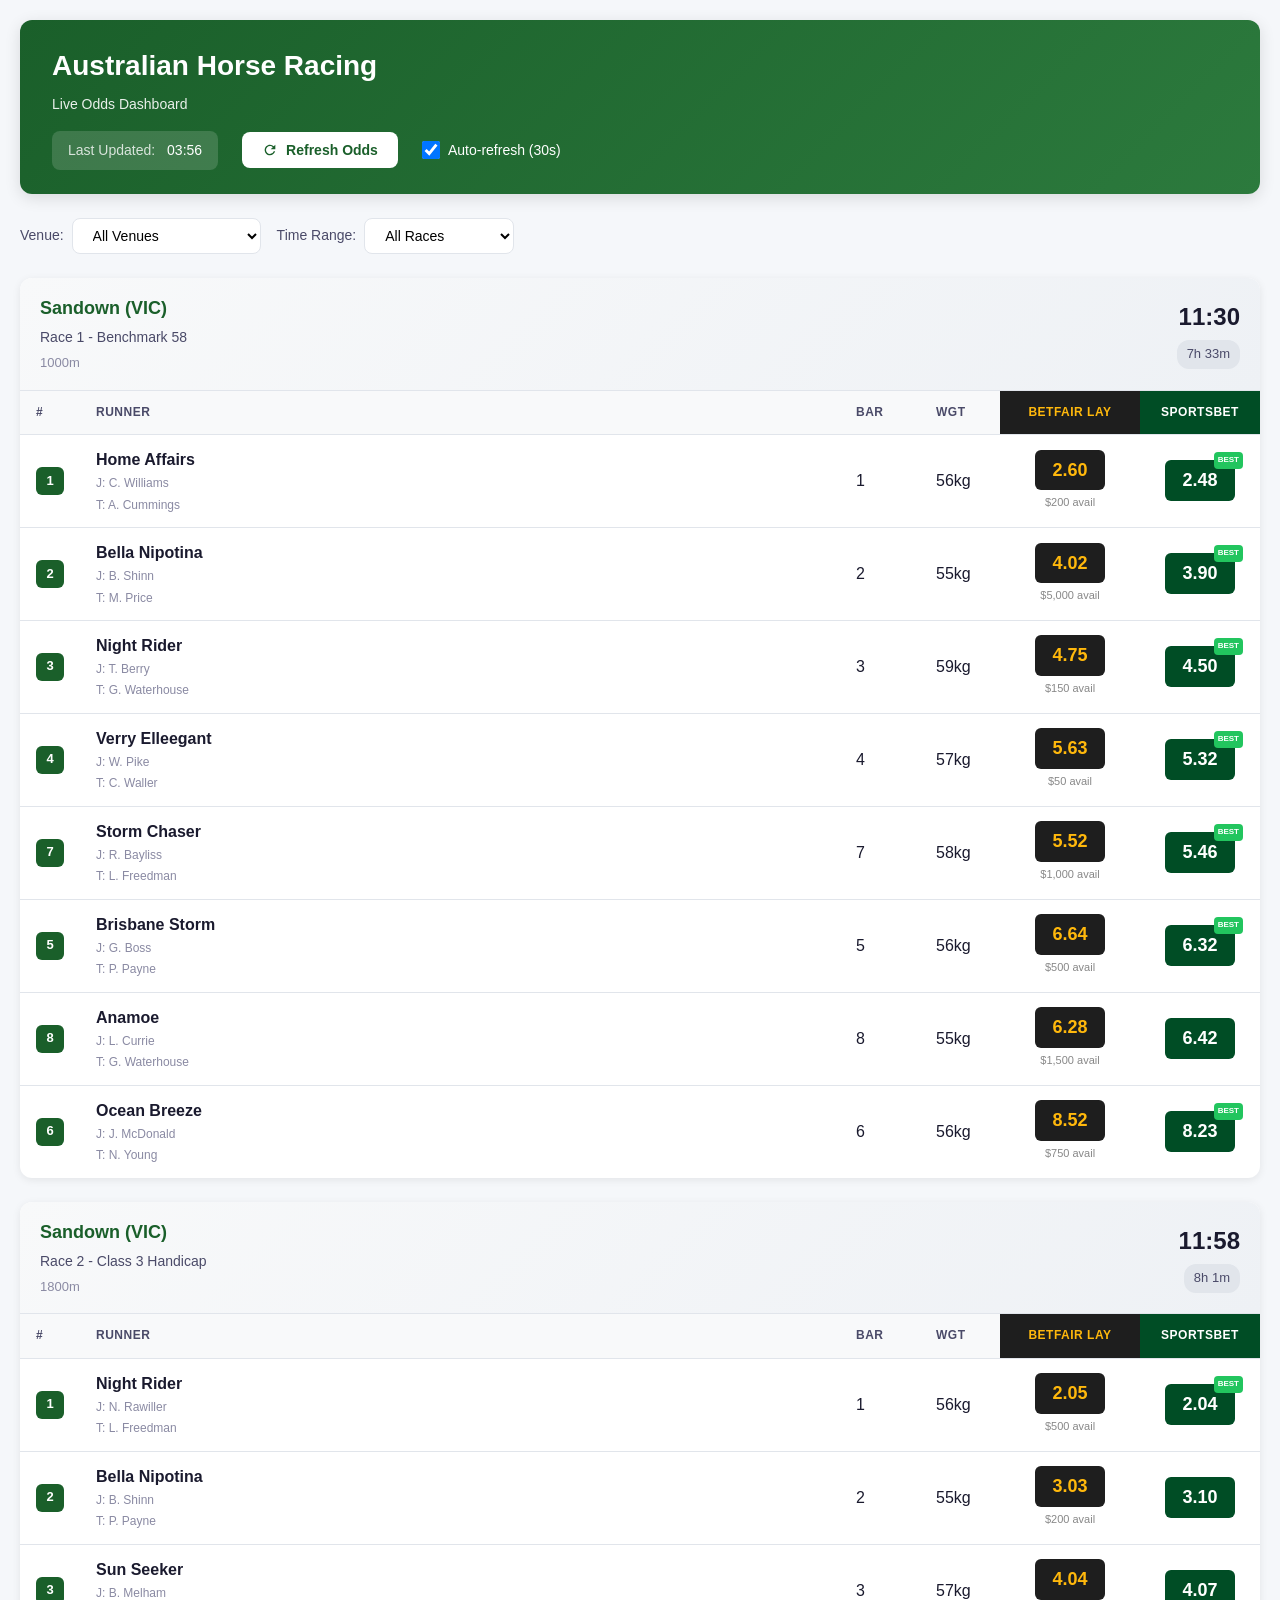
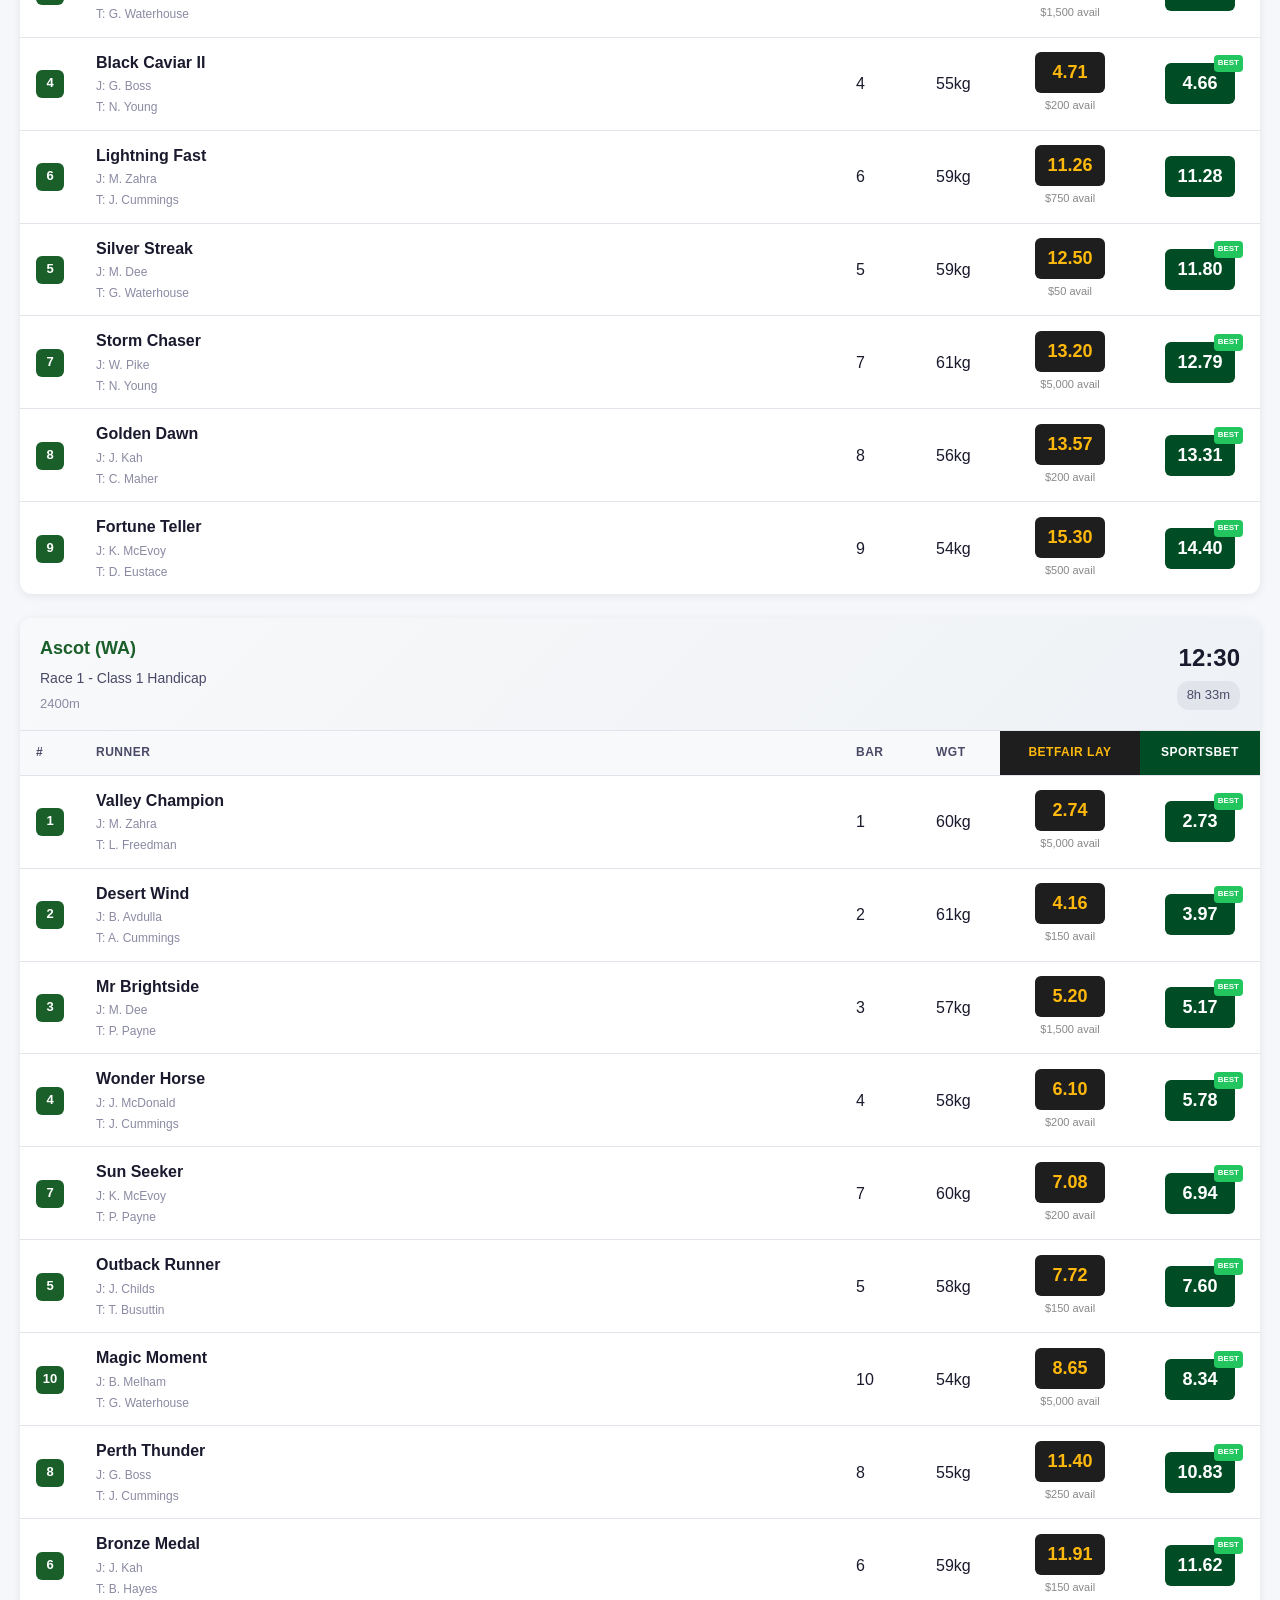
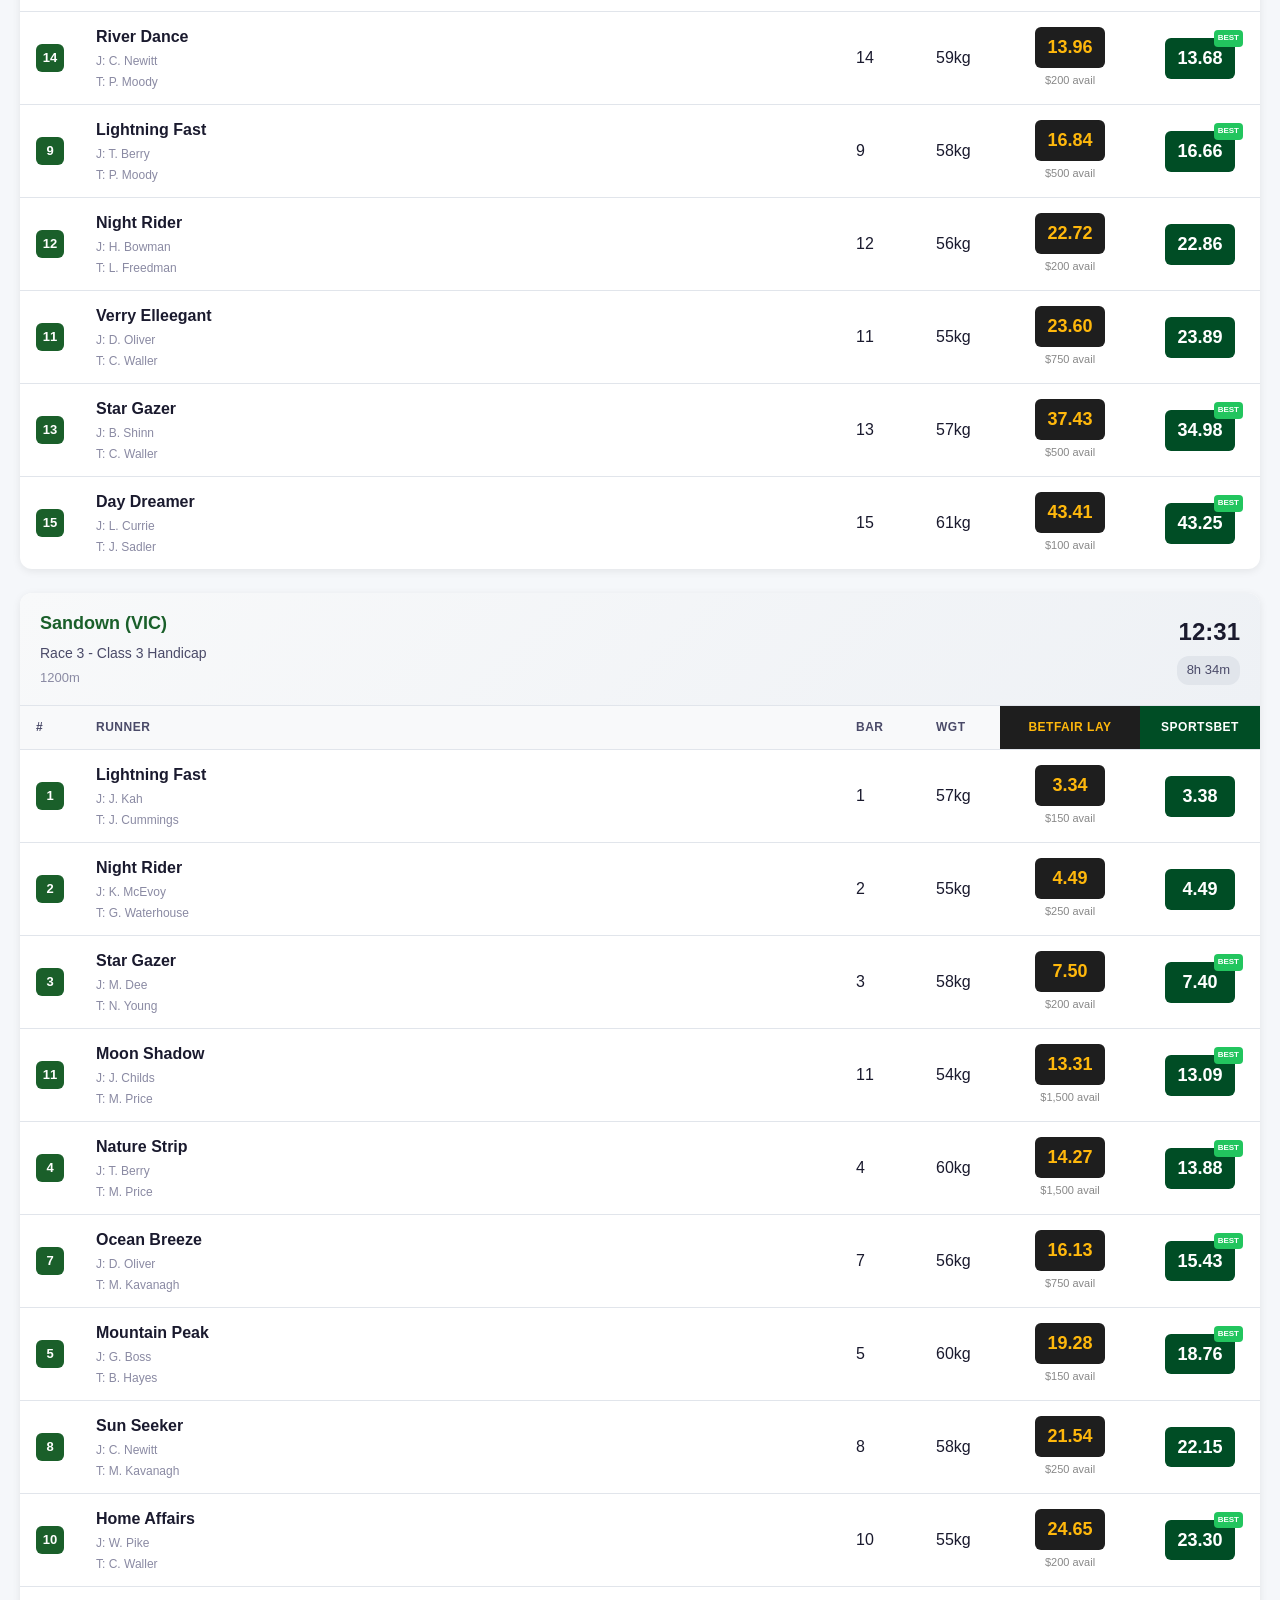
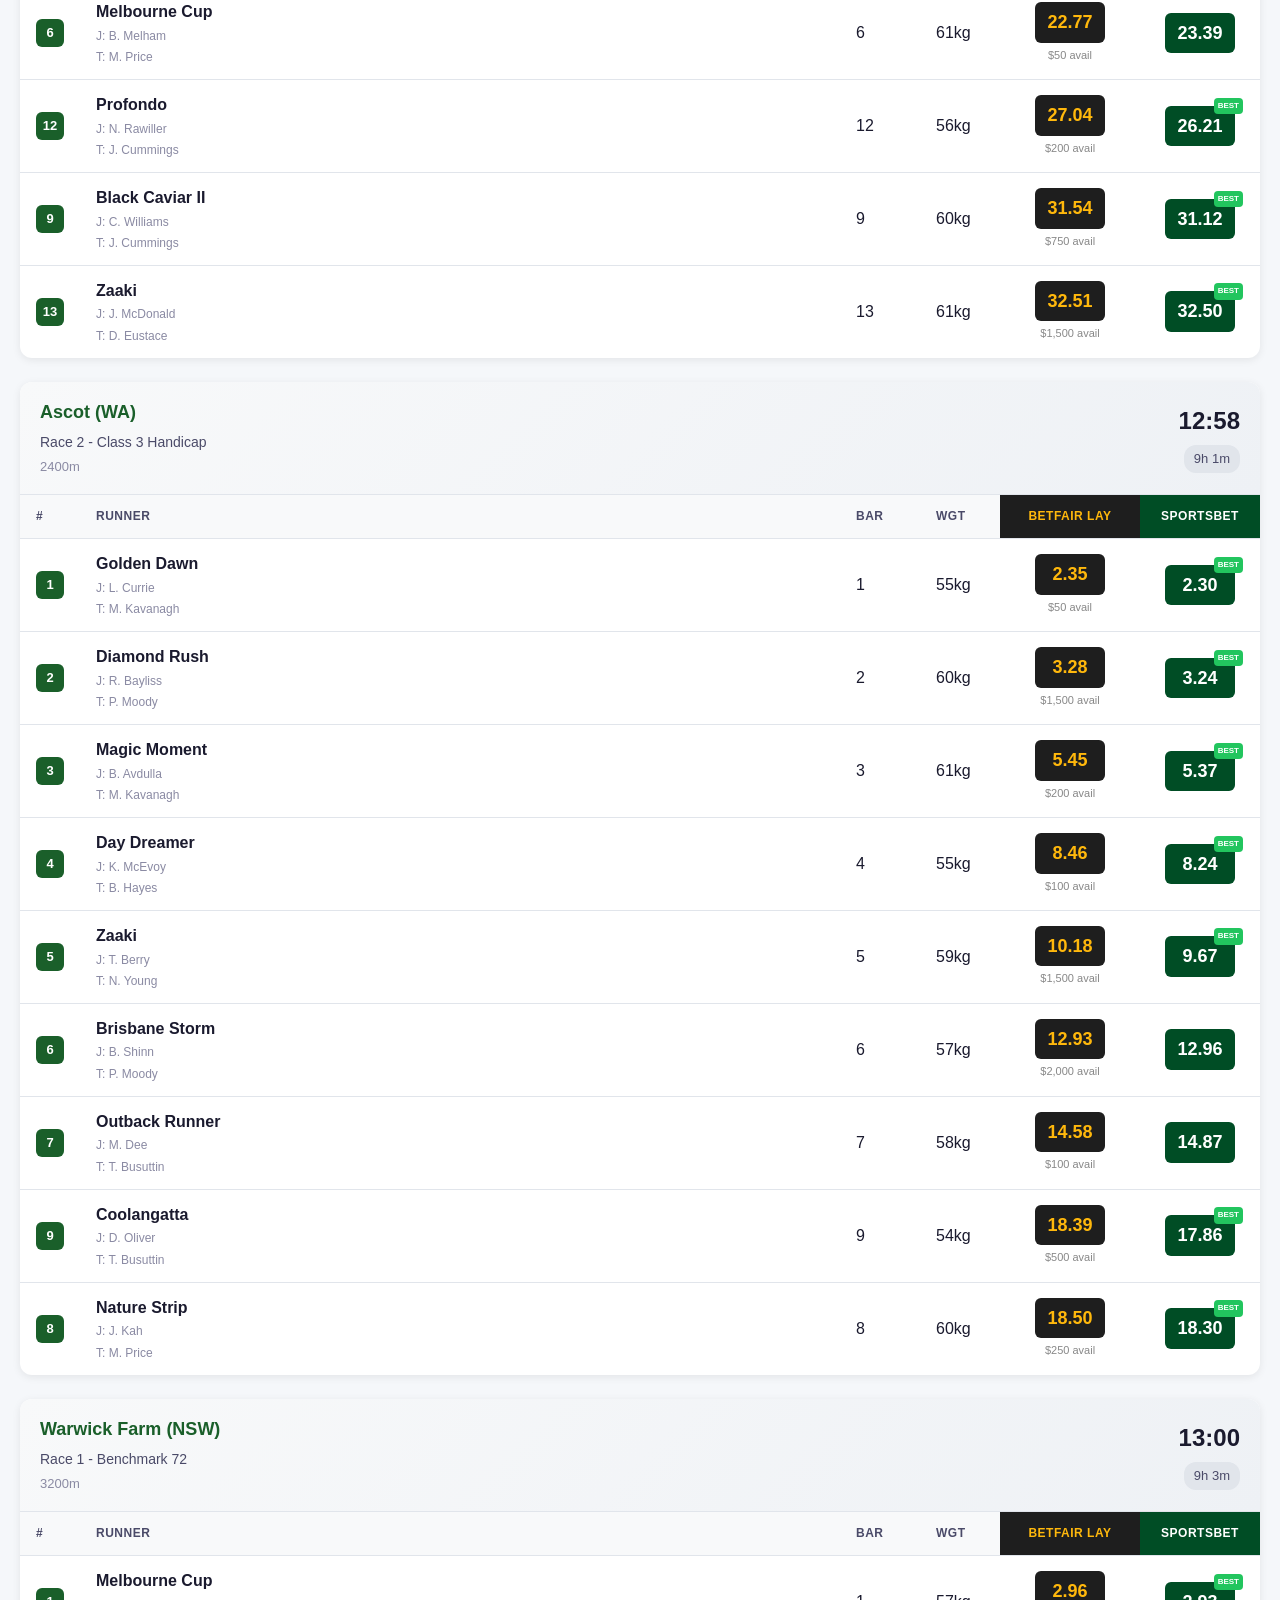
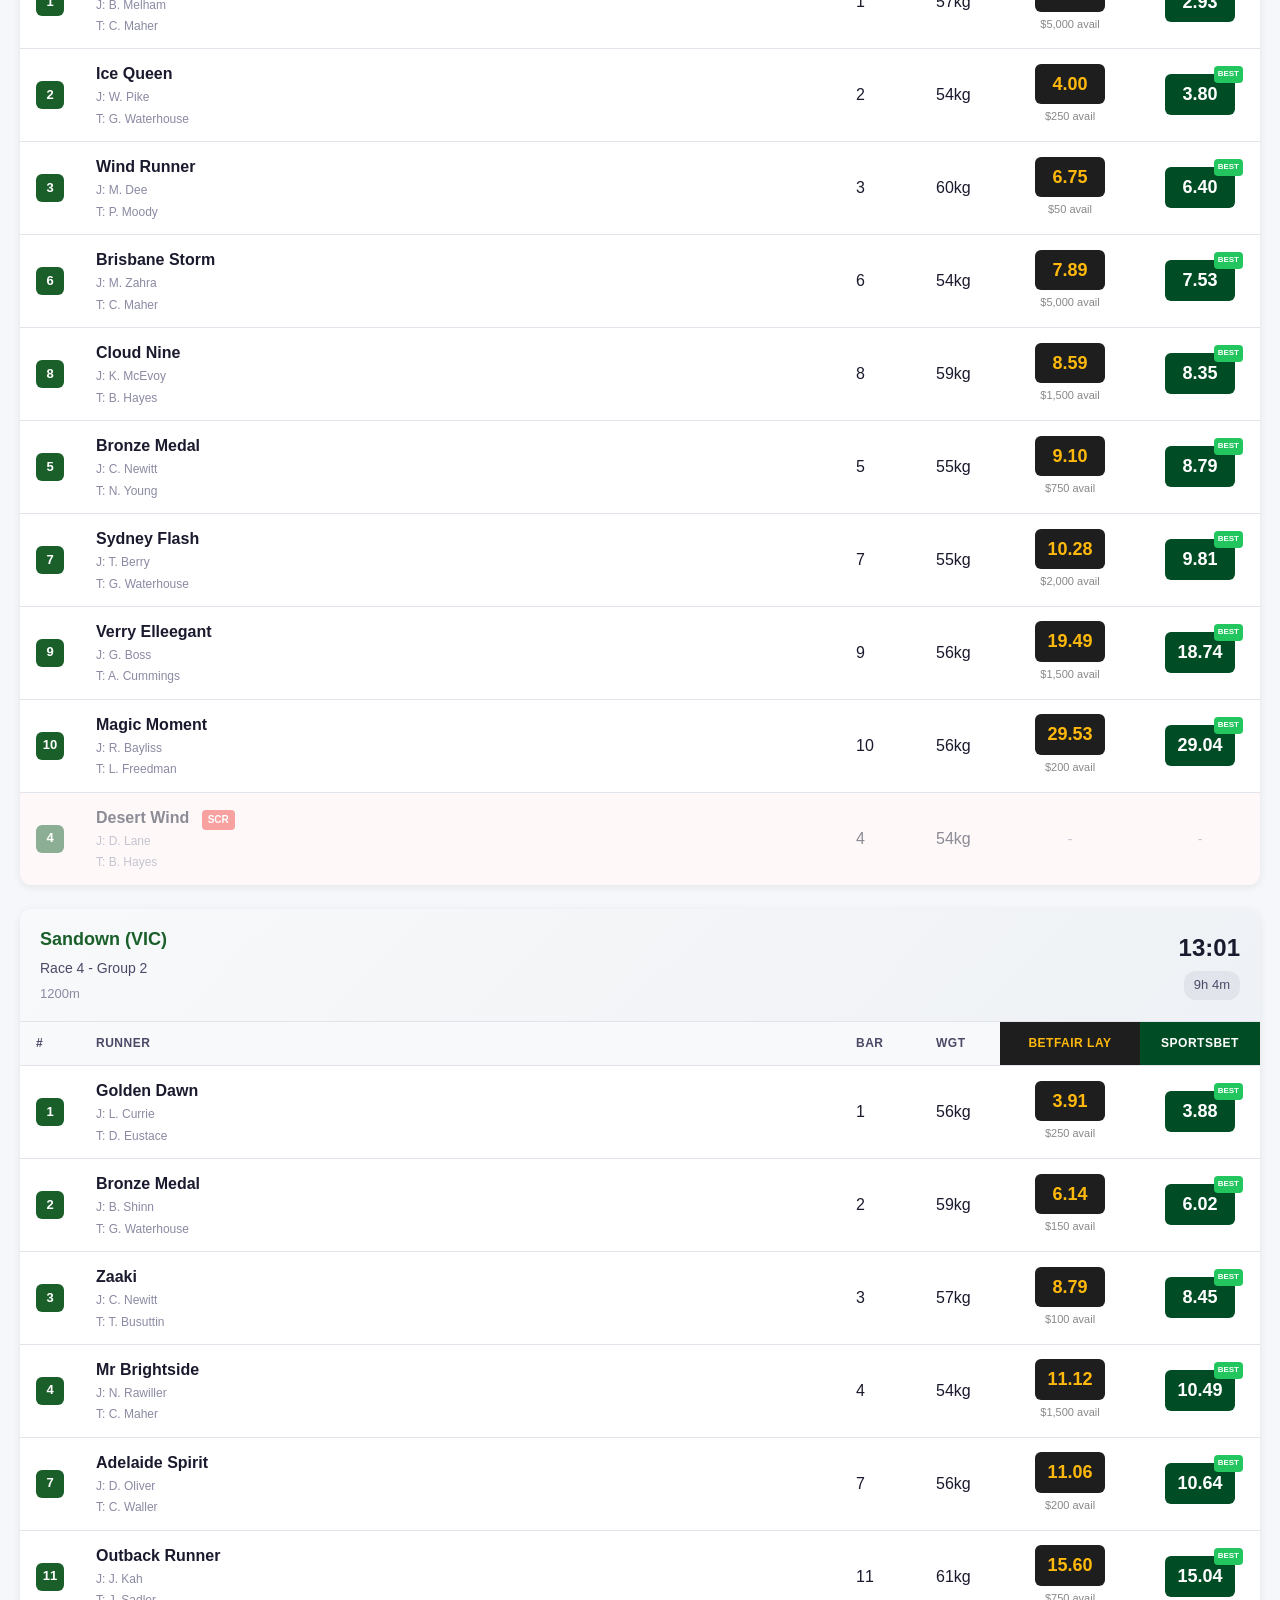
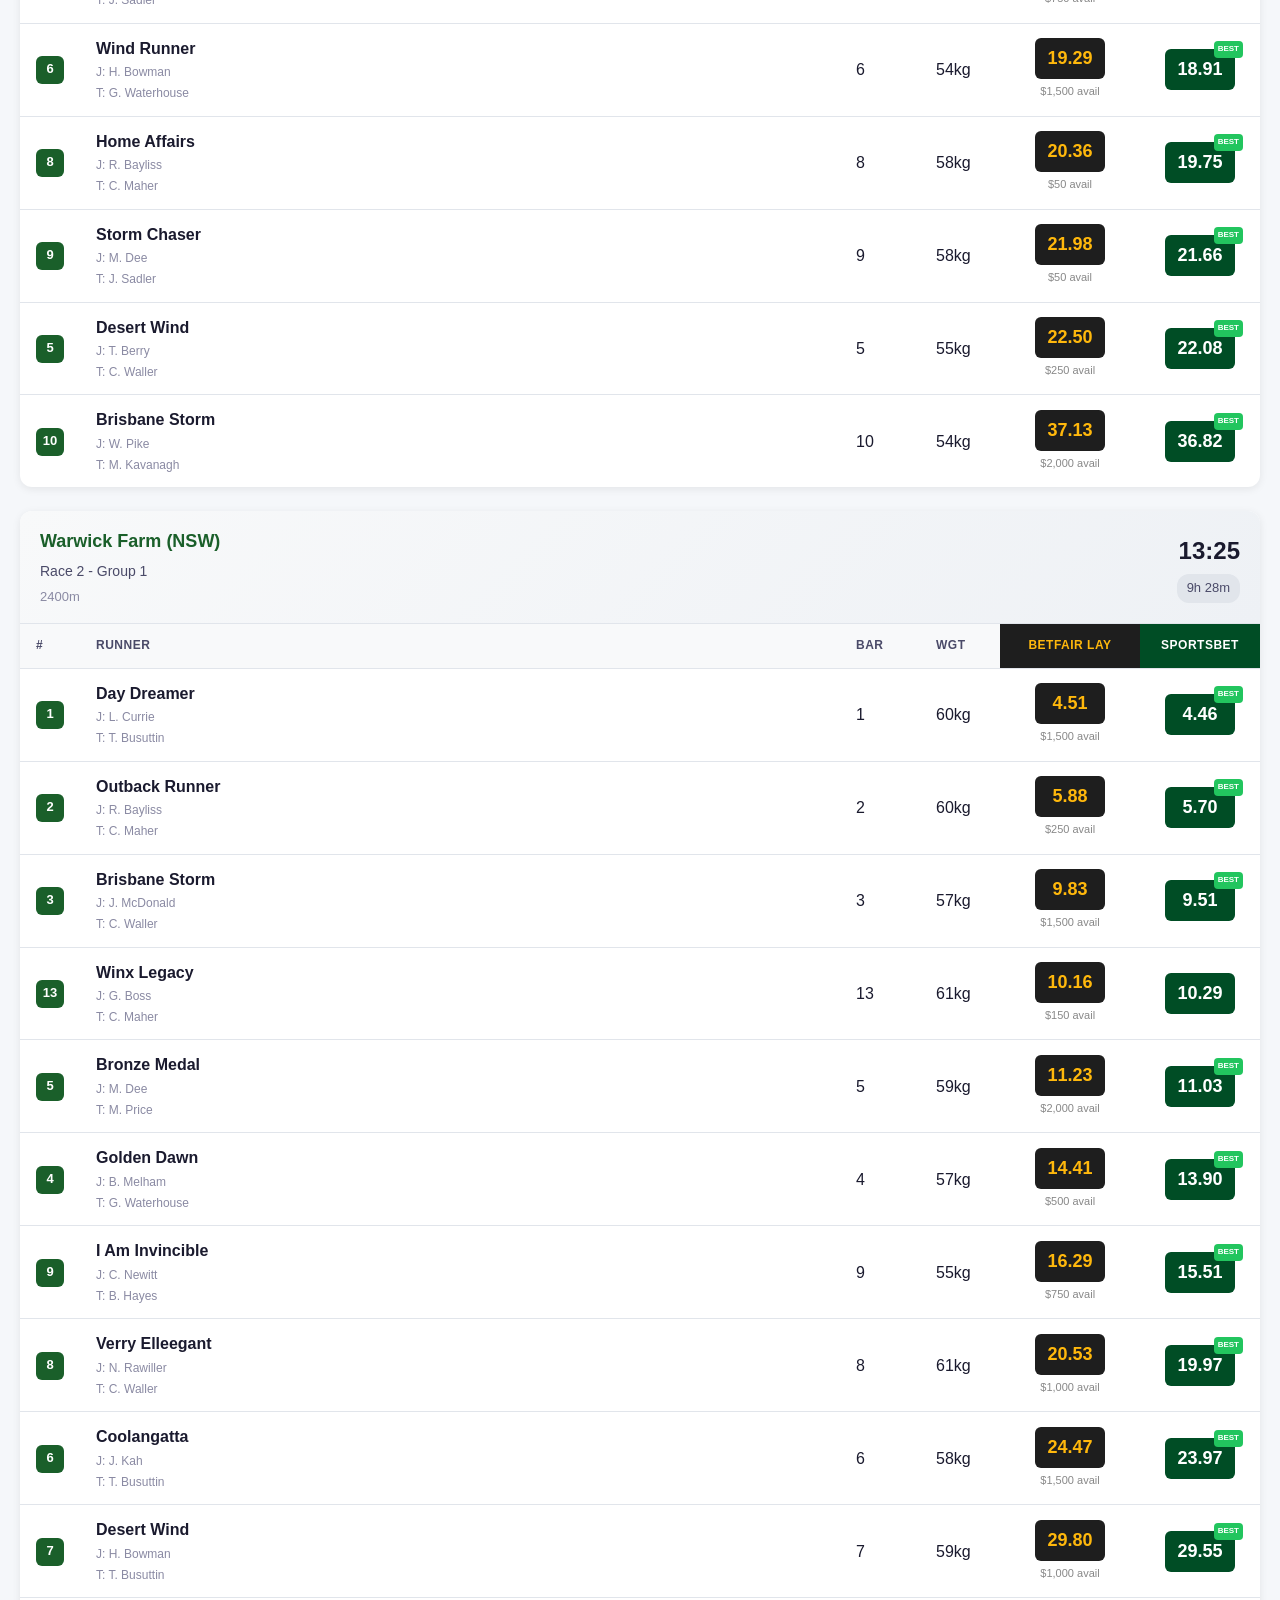
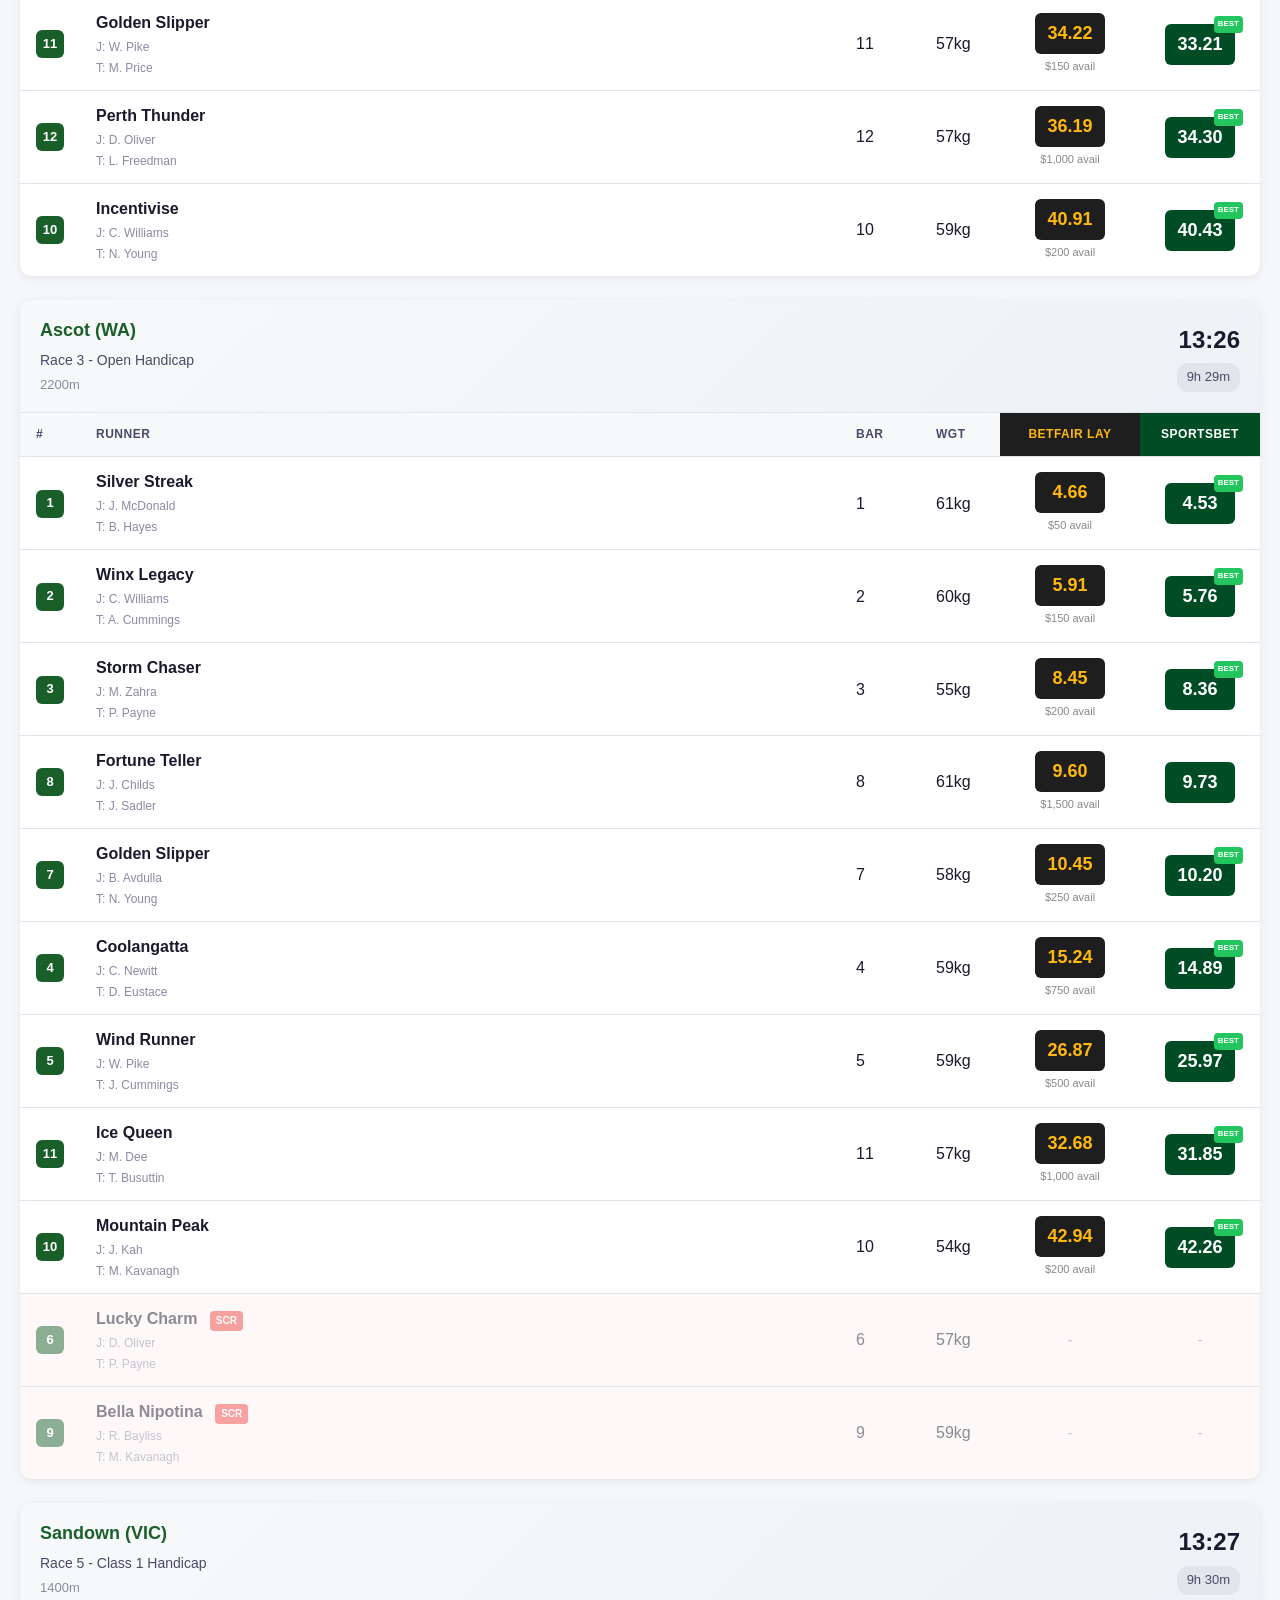
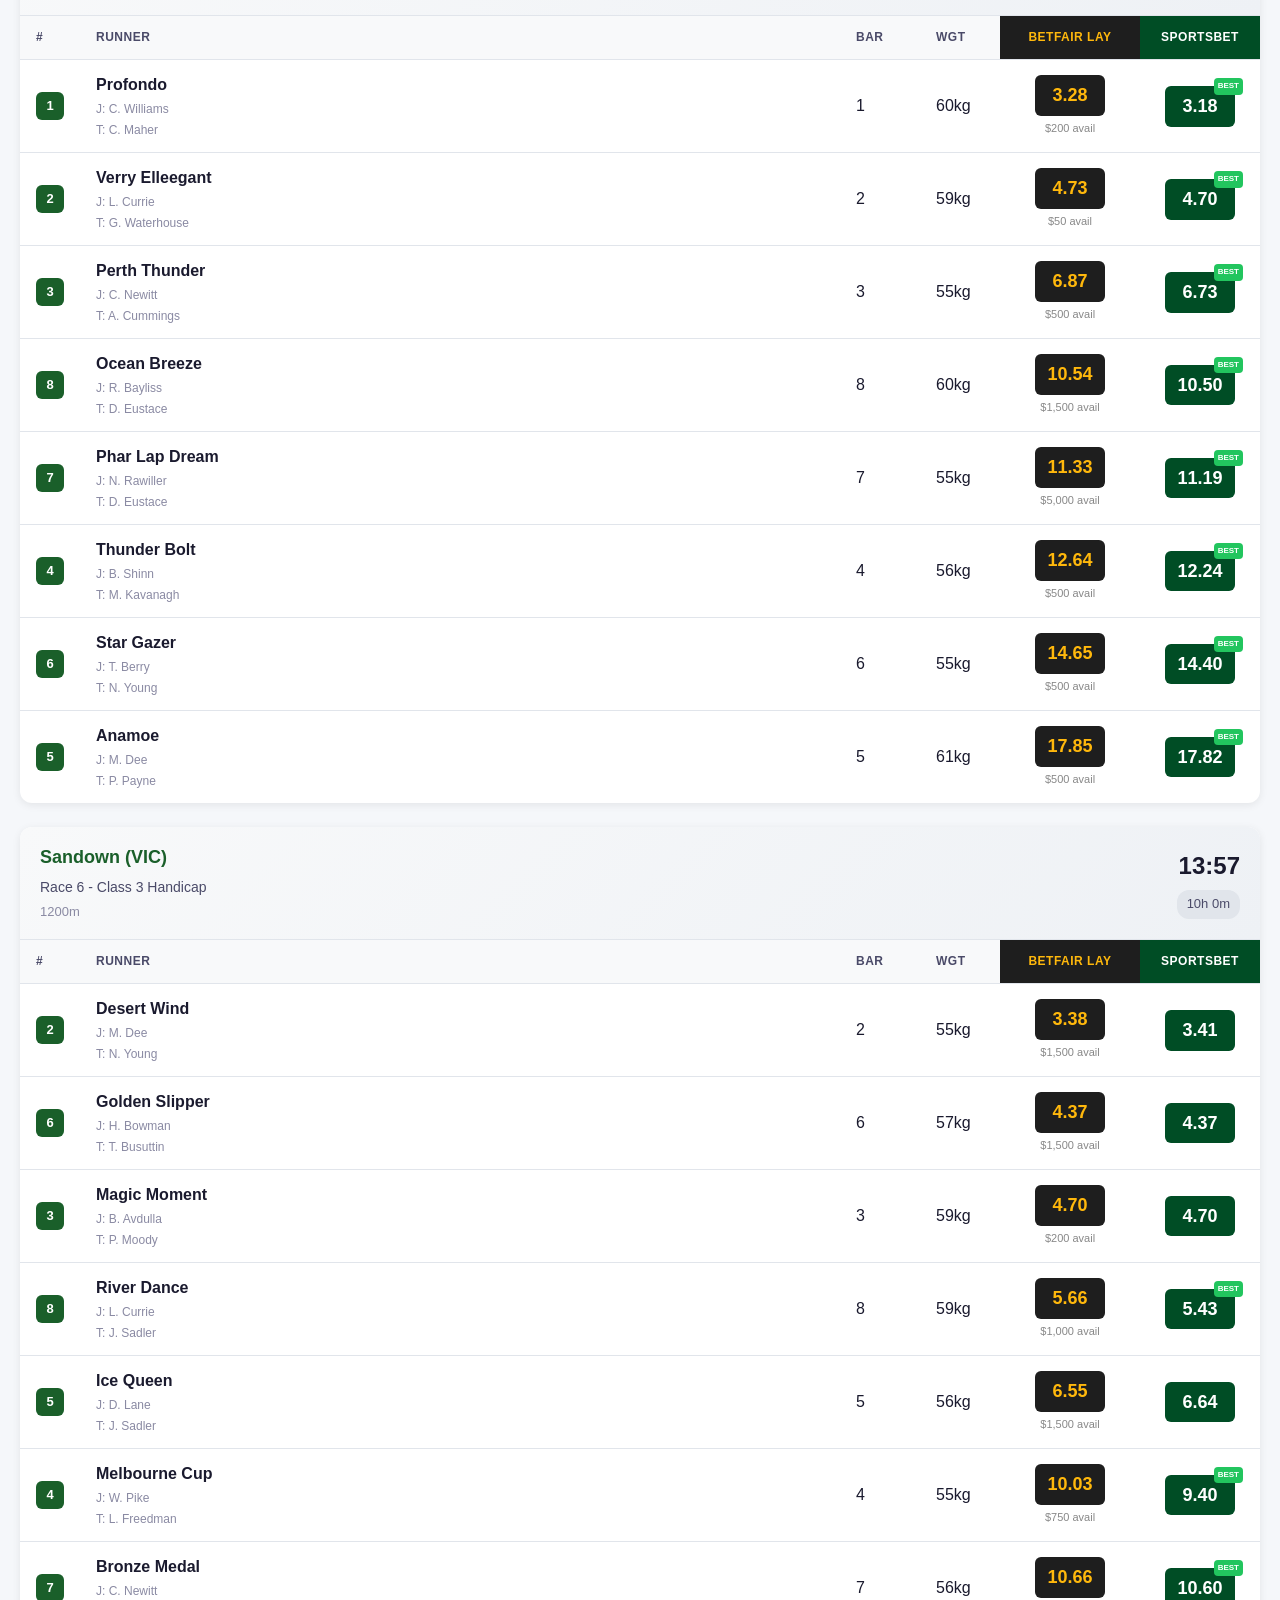
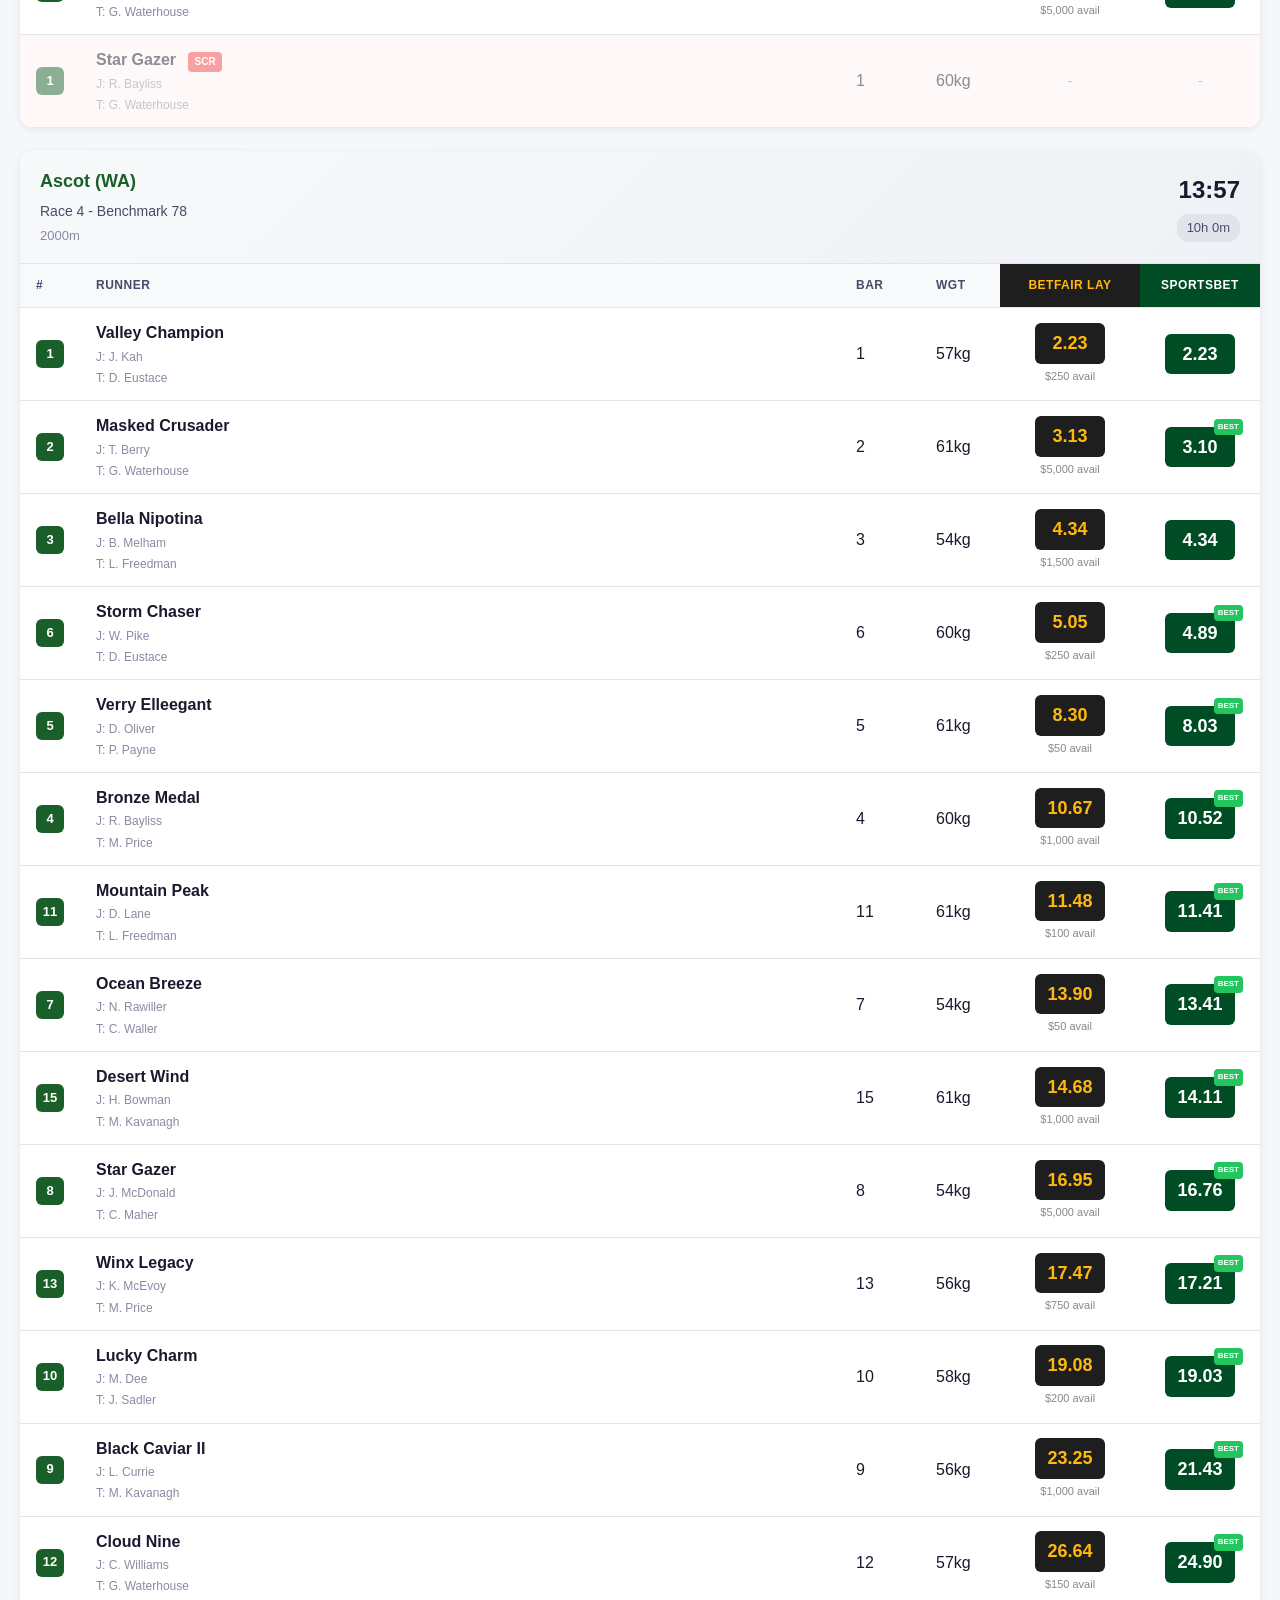
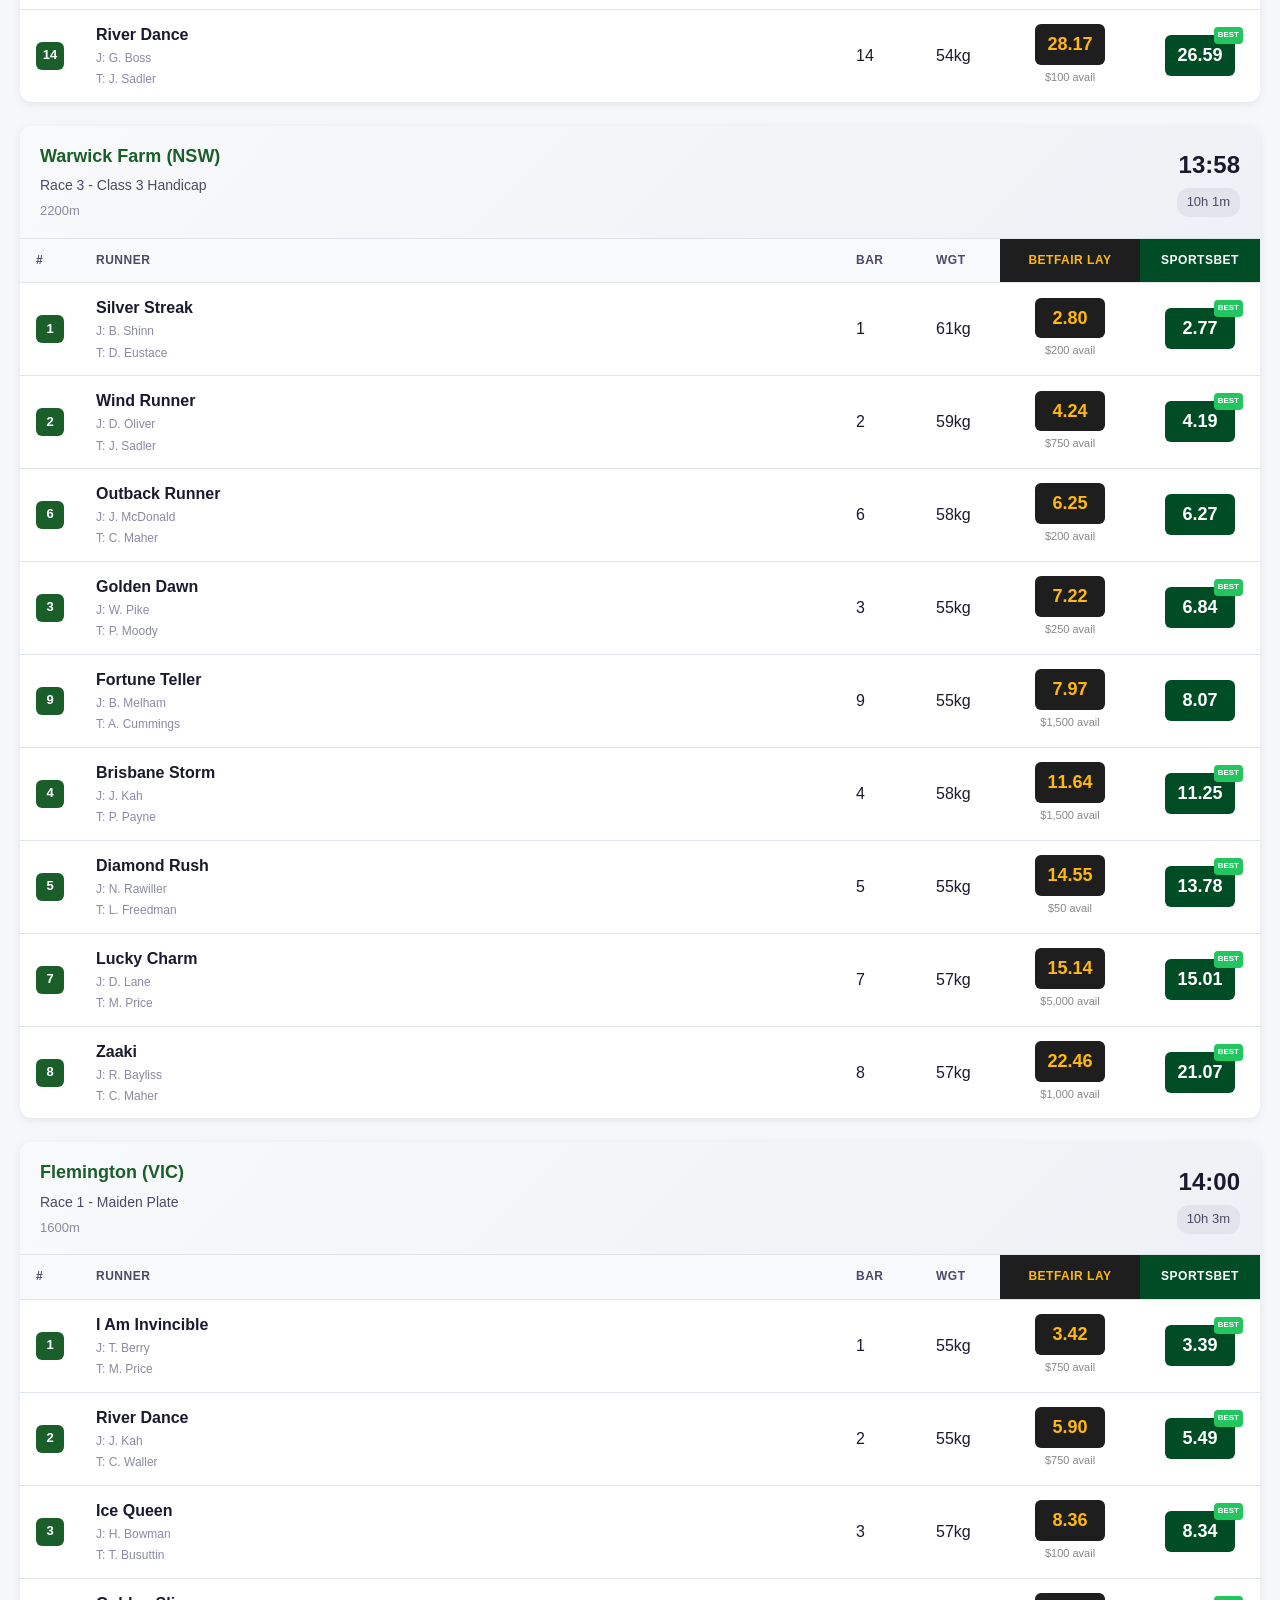
<file: index.html>
<!DOCTYPE html>
<html lang="en">
<head>
    <meta charset="UTF-8">
    <meta name="viewport" content="width=device-width, initial-scale=1.0">
    <title>Australian Horse Racing Odds Dashboard</title>
    <link rel="stylesheet" href="styles.css">
</head>
<body>
    <div class="dashboard">
        <header class="header">
            <h1>Australian Horse Racing</h1>
            <p class="subtitle">Live Odds Dashboard</p>
            <div class="header-controls">
                <div class="last-updated">
                    <span class="update-label">Last Updated:</span>
                    <span id="lastUpdated">--:--:--</span>
                </div>
                <button id="refreshBtn" class="refresh-btn">
                    <svg class="refresh-icon" viewBox="0 0 24 24" width="16" height="16">
                        <path fill="currentColor" d="M17.65 6.35A7.958 7.958 0 0012 4c-4.42 0-7.99 3.58-7.99 8s3.57 8 7.99 8c3.73 0 6.84-2.55 7.73-6h-2.08A5.99 5.99 0 0112 18c-3.31 0-6-2.69-6-6s2.69-6 6-6c1.66 0 3.14.69 4.22 1.78L13 11h7V4l-2.35 2.35z"/>
                    </svg>
                    Refresh Odds
                </button>
                <div class="auto-refresh">
                    <label>
                        <input type="checkbox" id="autoRefresh" checked>
                        Auto-refresh (30s)
                    </label>
                </div>
            </div>
        </header>

        <main class="main-content">
            <div class="filters">
                <div class="filter-group">
                    <label for="venueFilter">Venue:</label>
                    <select id="venueFilter">
                        <option value="all">All Venues</option>
                    </select>
                </div>
                <div class="filter-group">
                    <label for="timeFilter">Time Range:</label>
                    <select id="timeFilter">
                        <option value="all">All Races</option>
                        <option value="60">Next Hour</option>
                        <option value="180">Next 3 Hours</option>
                        <option value="today">Today Only</option>
                    </select>
                </div>
            </div>

            <div id="racesContainer" class="races-container">
                <div class="loading">
                    <div class="spinner"></div>
                    <p>Loading races...</p>
                </div>
            </div>
        </main>

        <footer class="footer">
            <p>Data sources: Betfair Exchange (Lay Odds) | Sportsbet (Fixed Odds)</p>
            <p class="disclaimer">For informational purposes only. Please gamble responsibly.</p>
        </footer>
    </div>

    <script src="data-service.js"></script>
    <script src="app.js"></script>
</body>
</html>
</file>
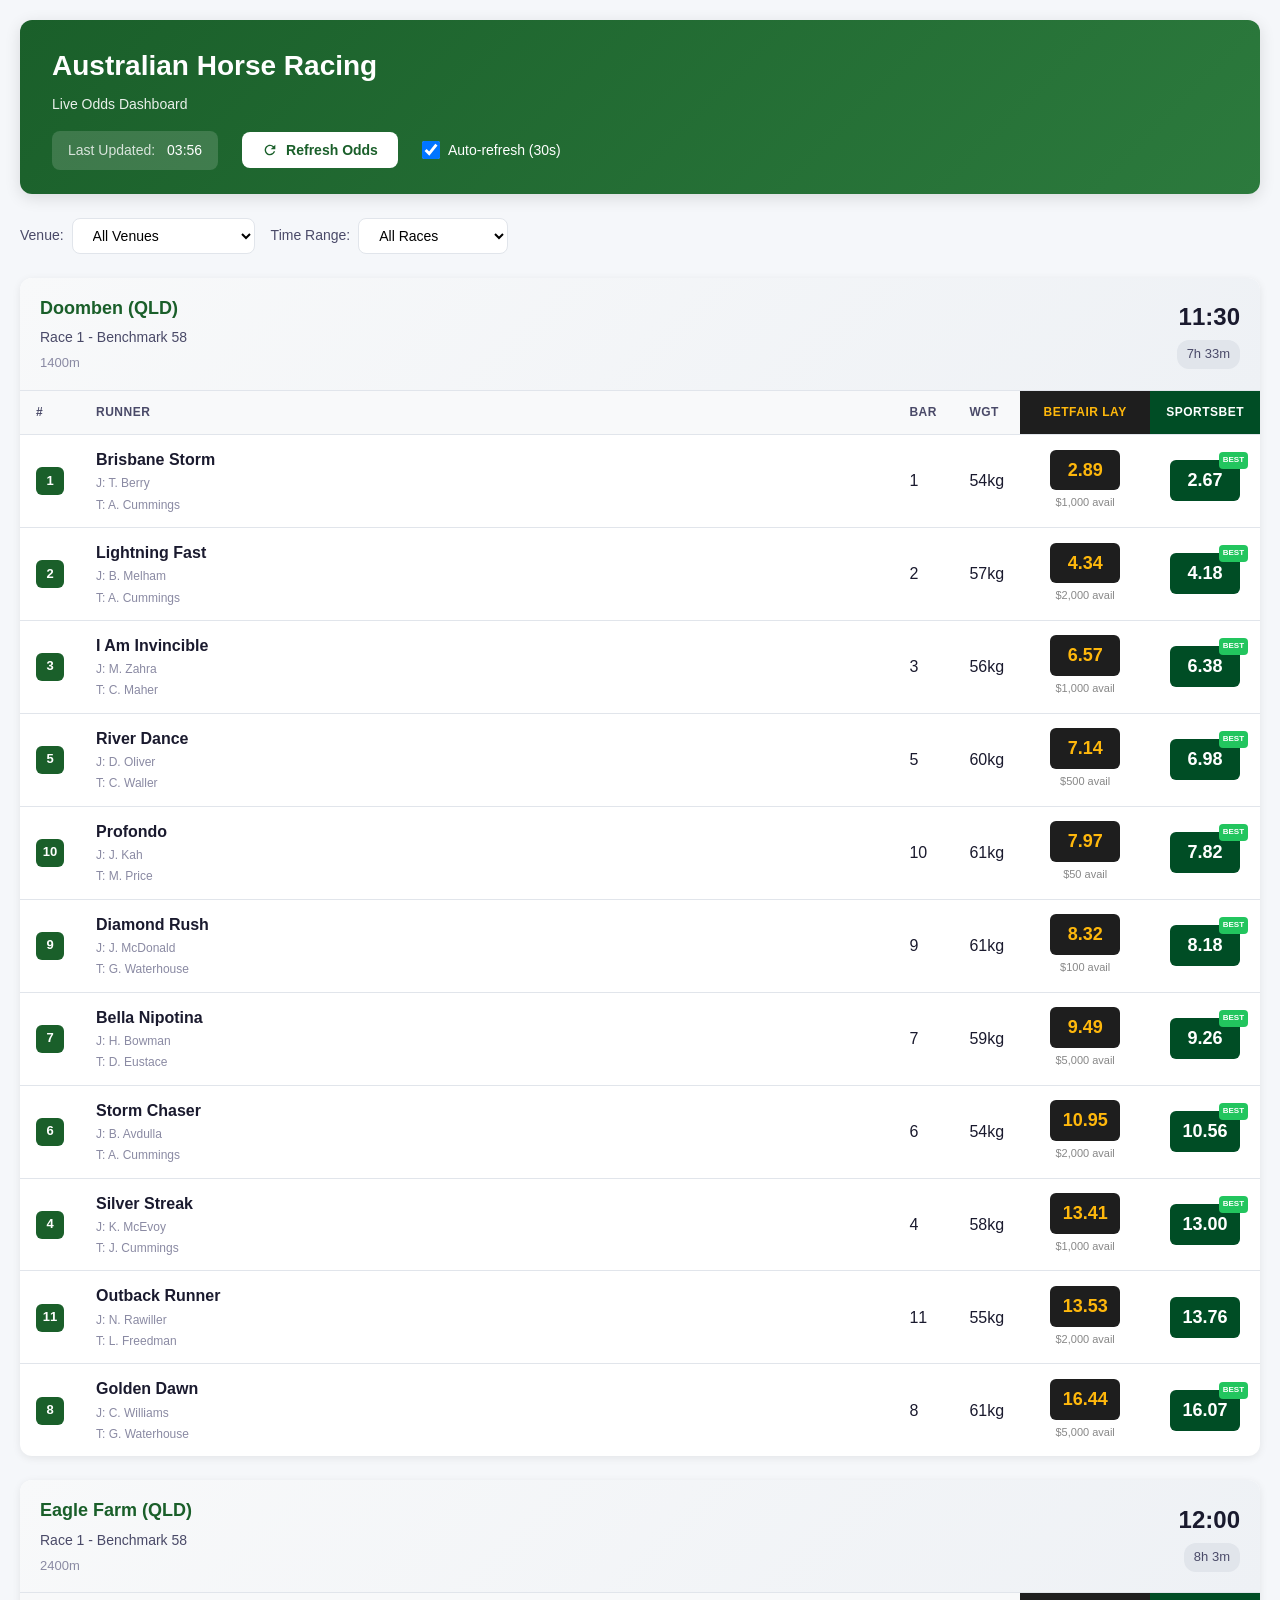
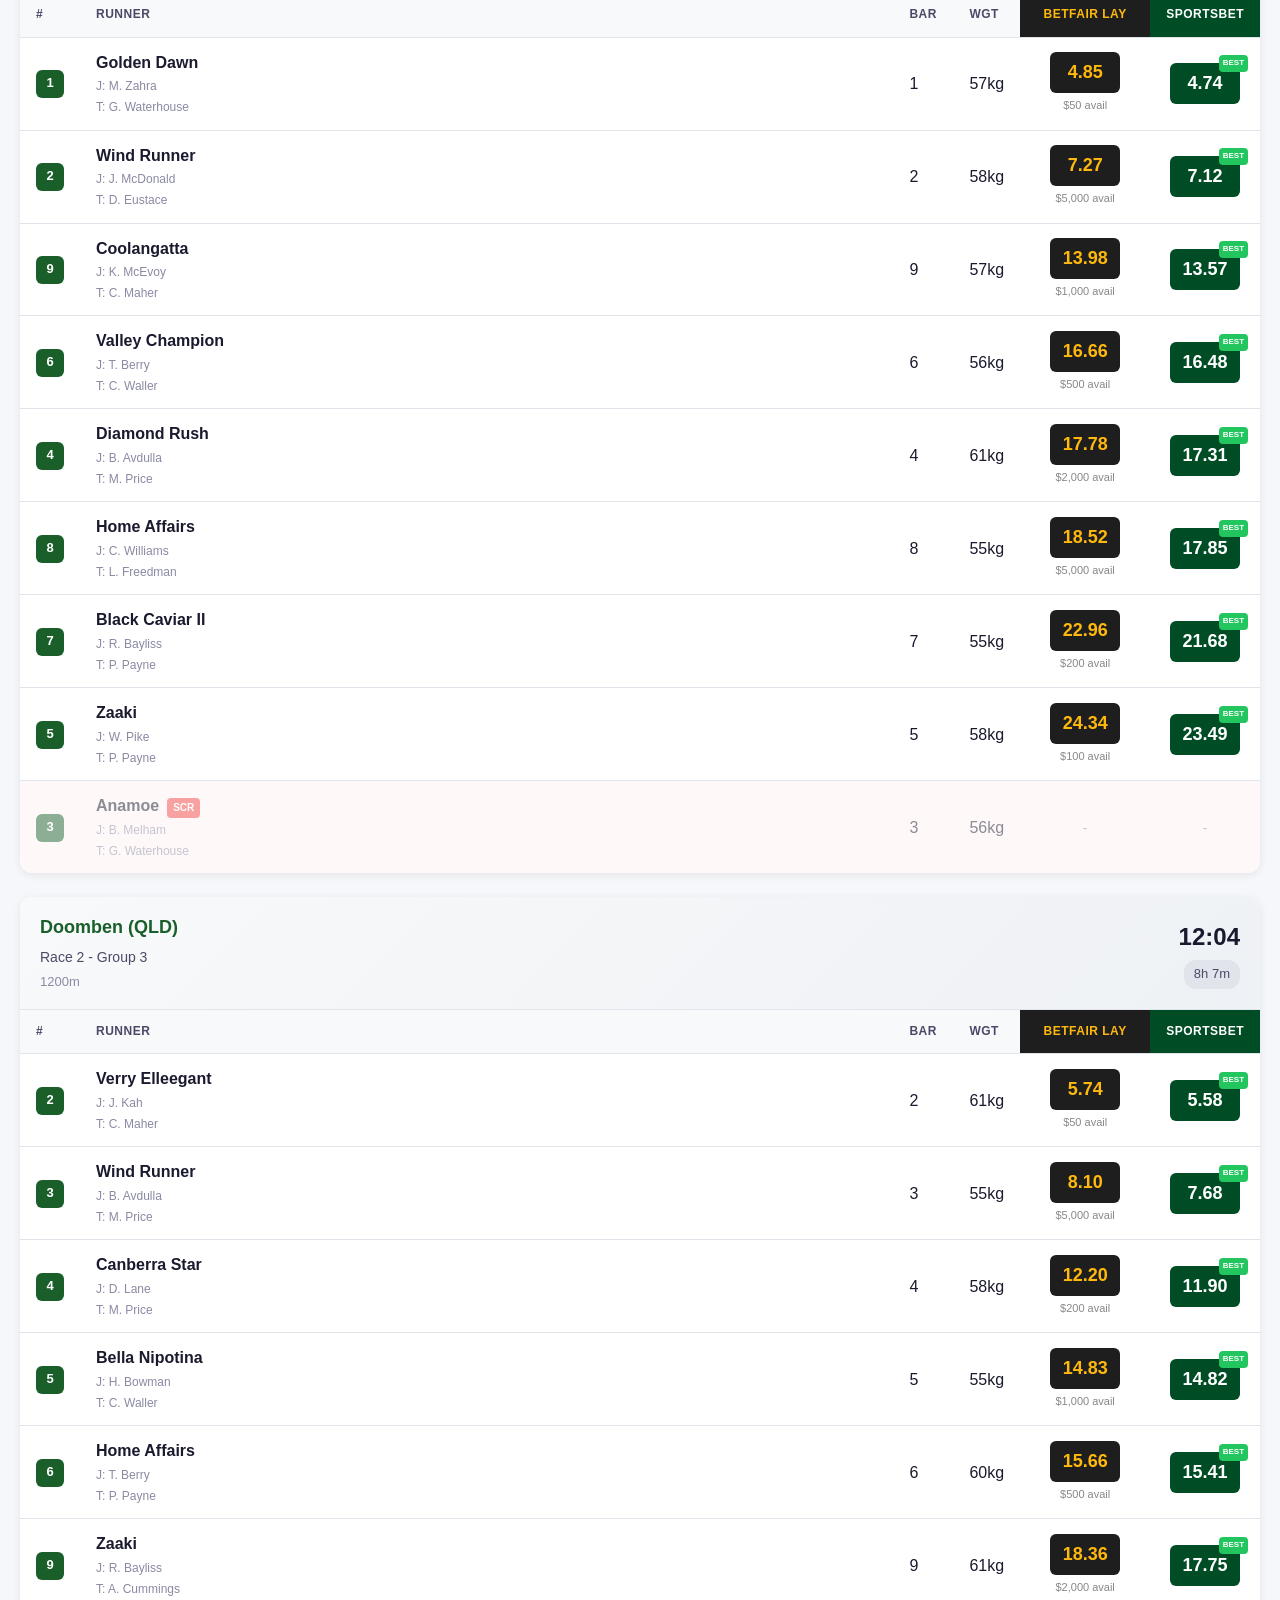
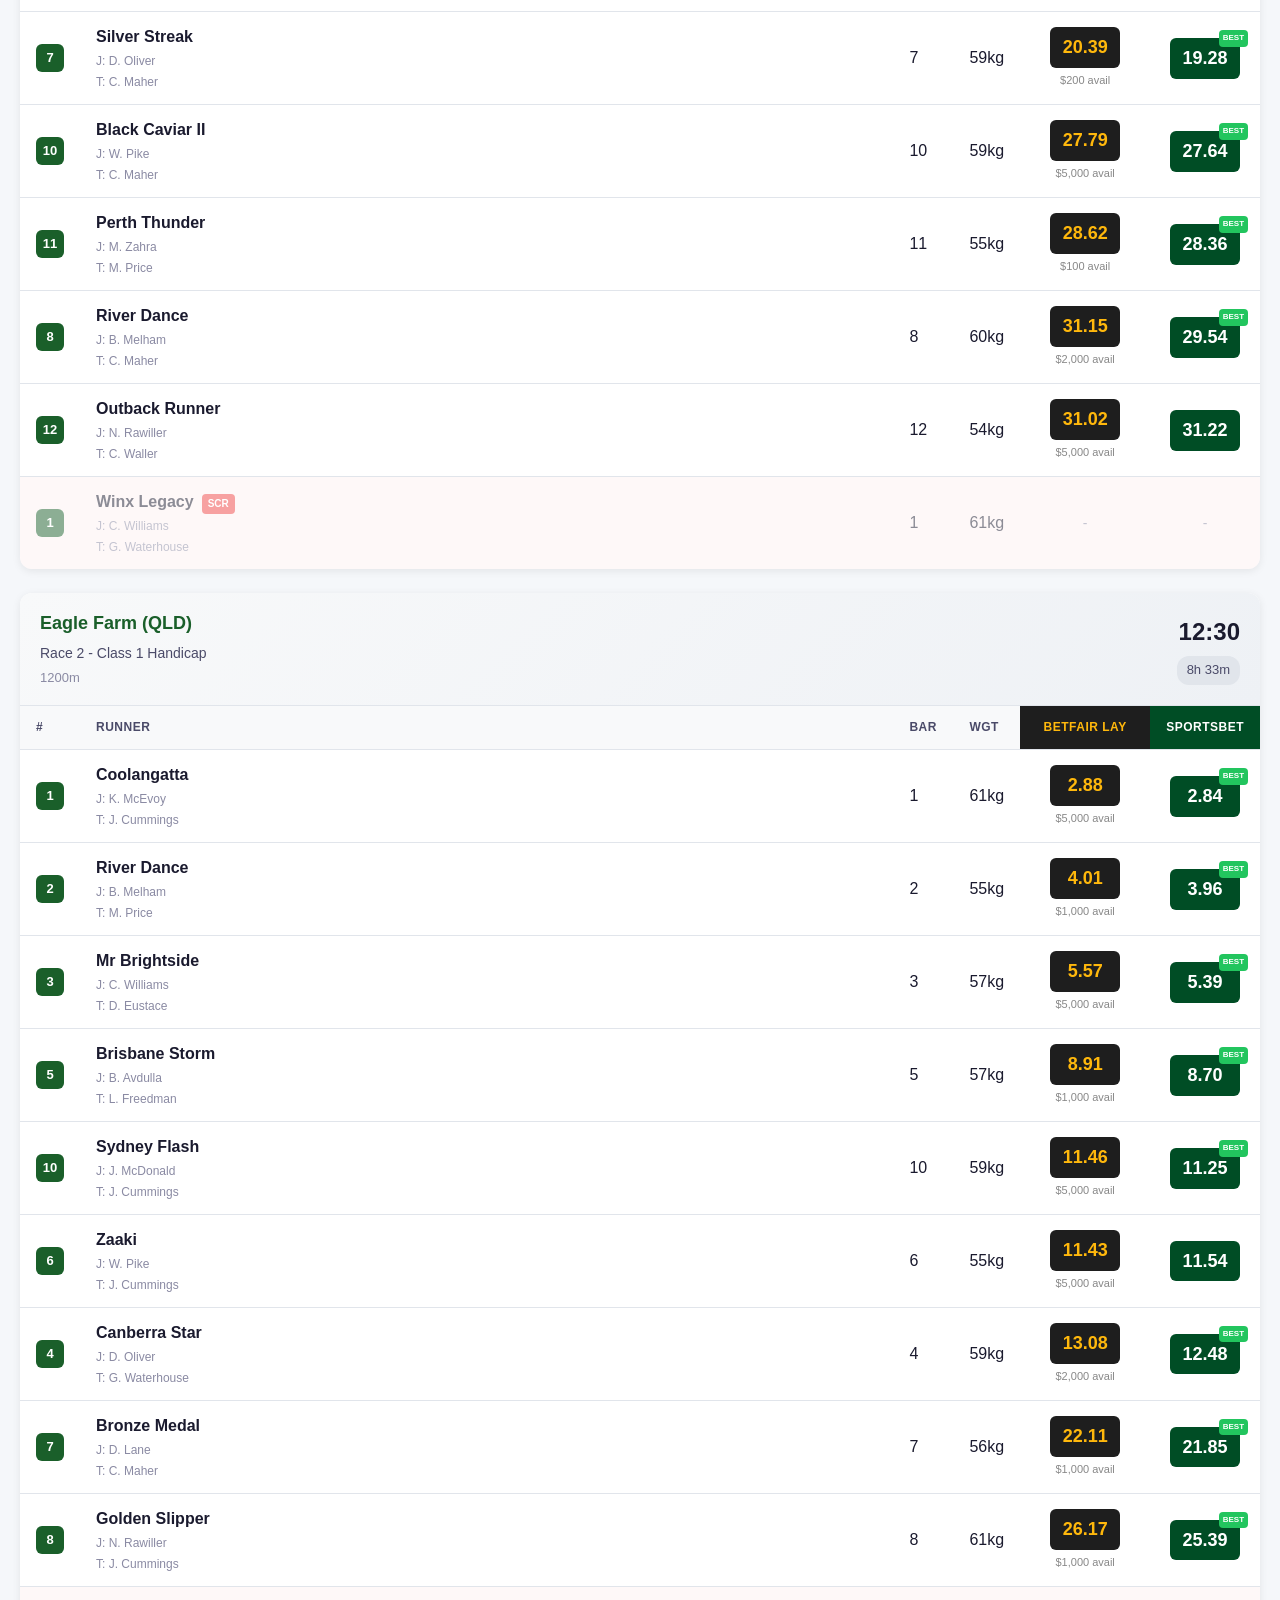
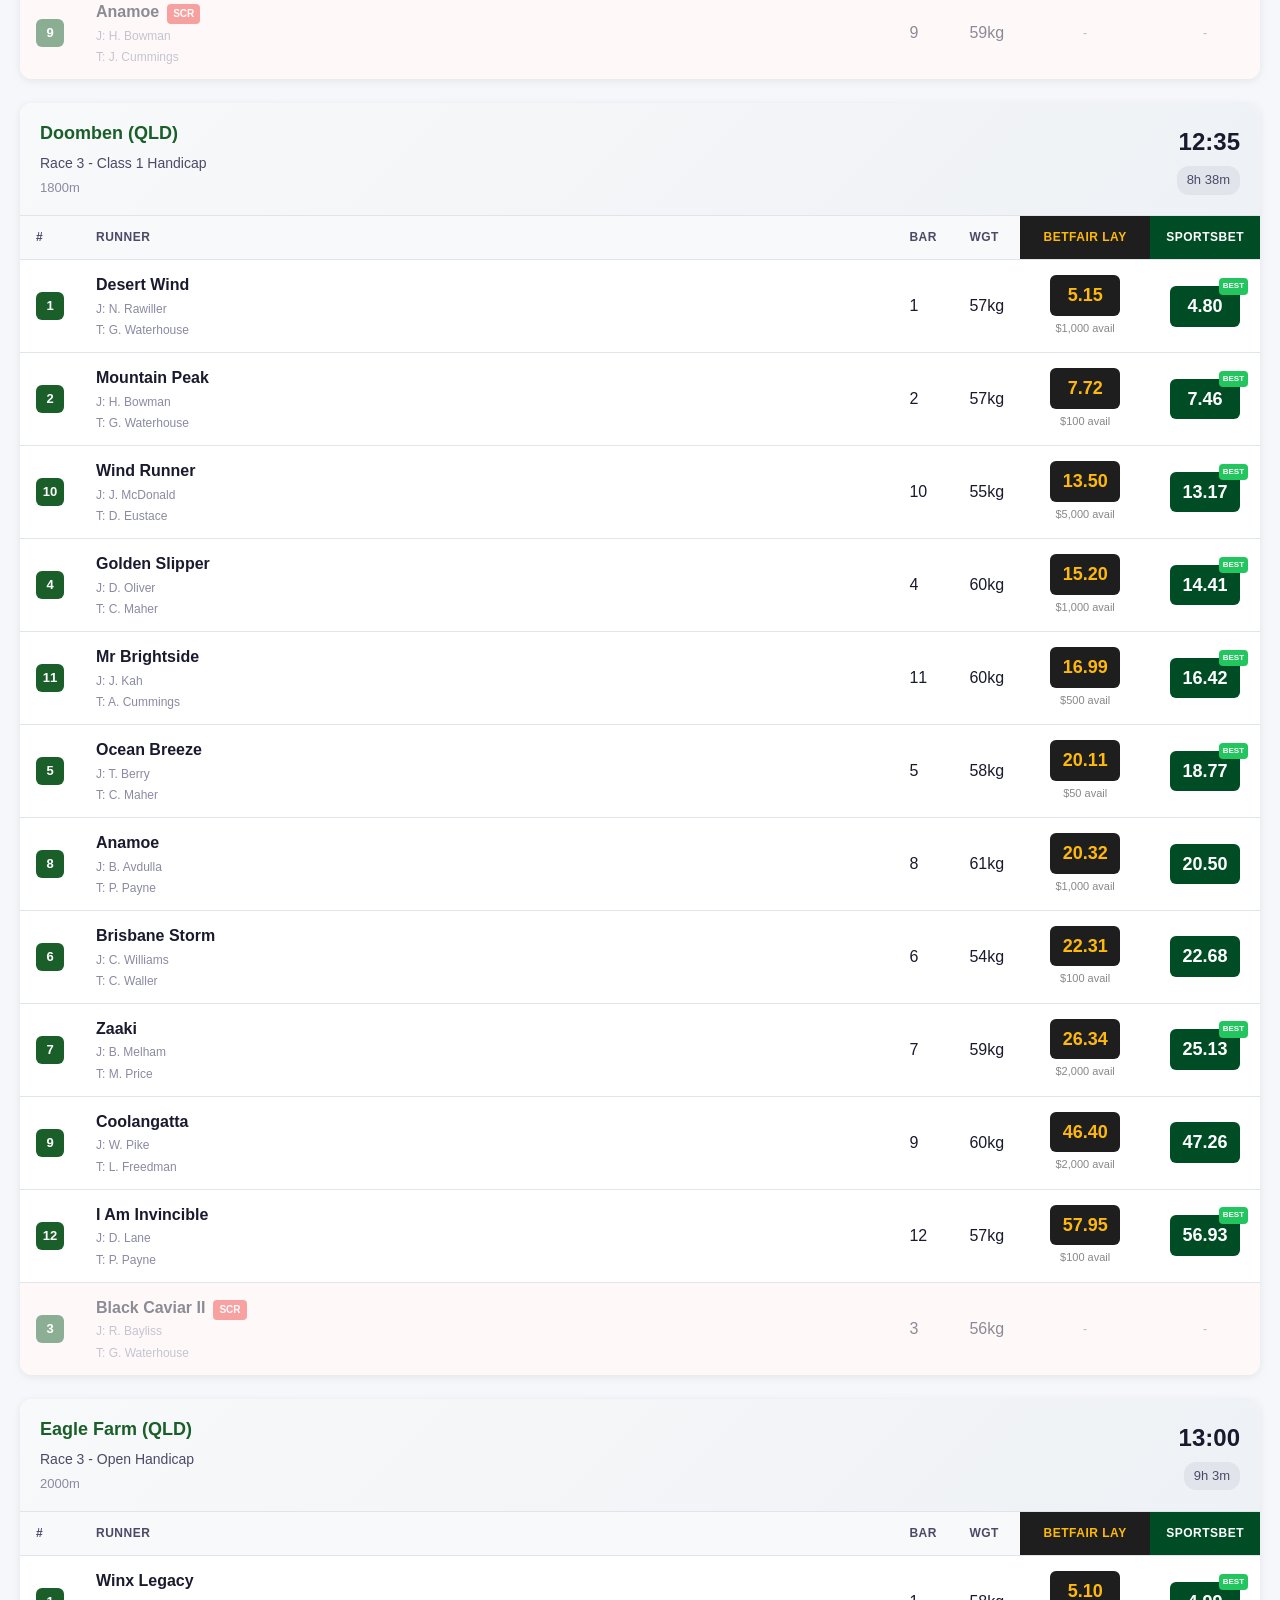
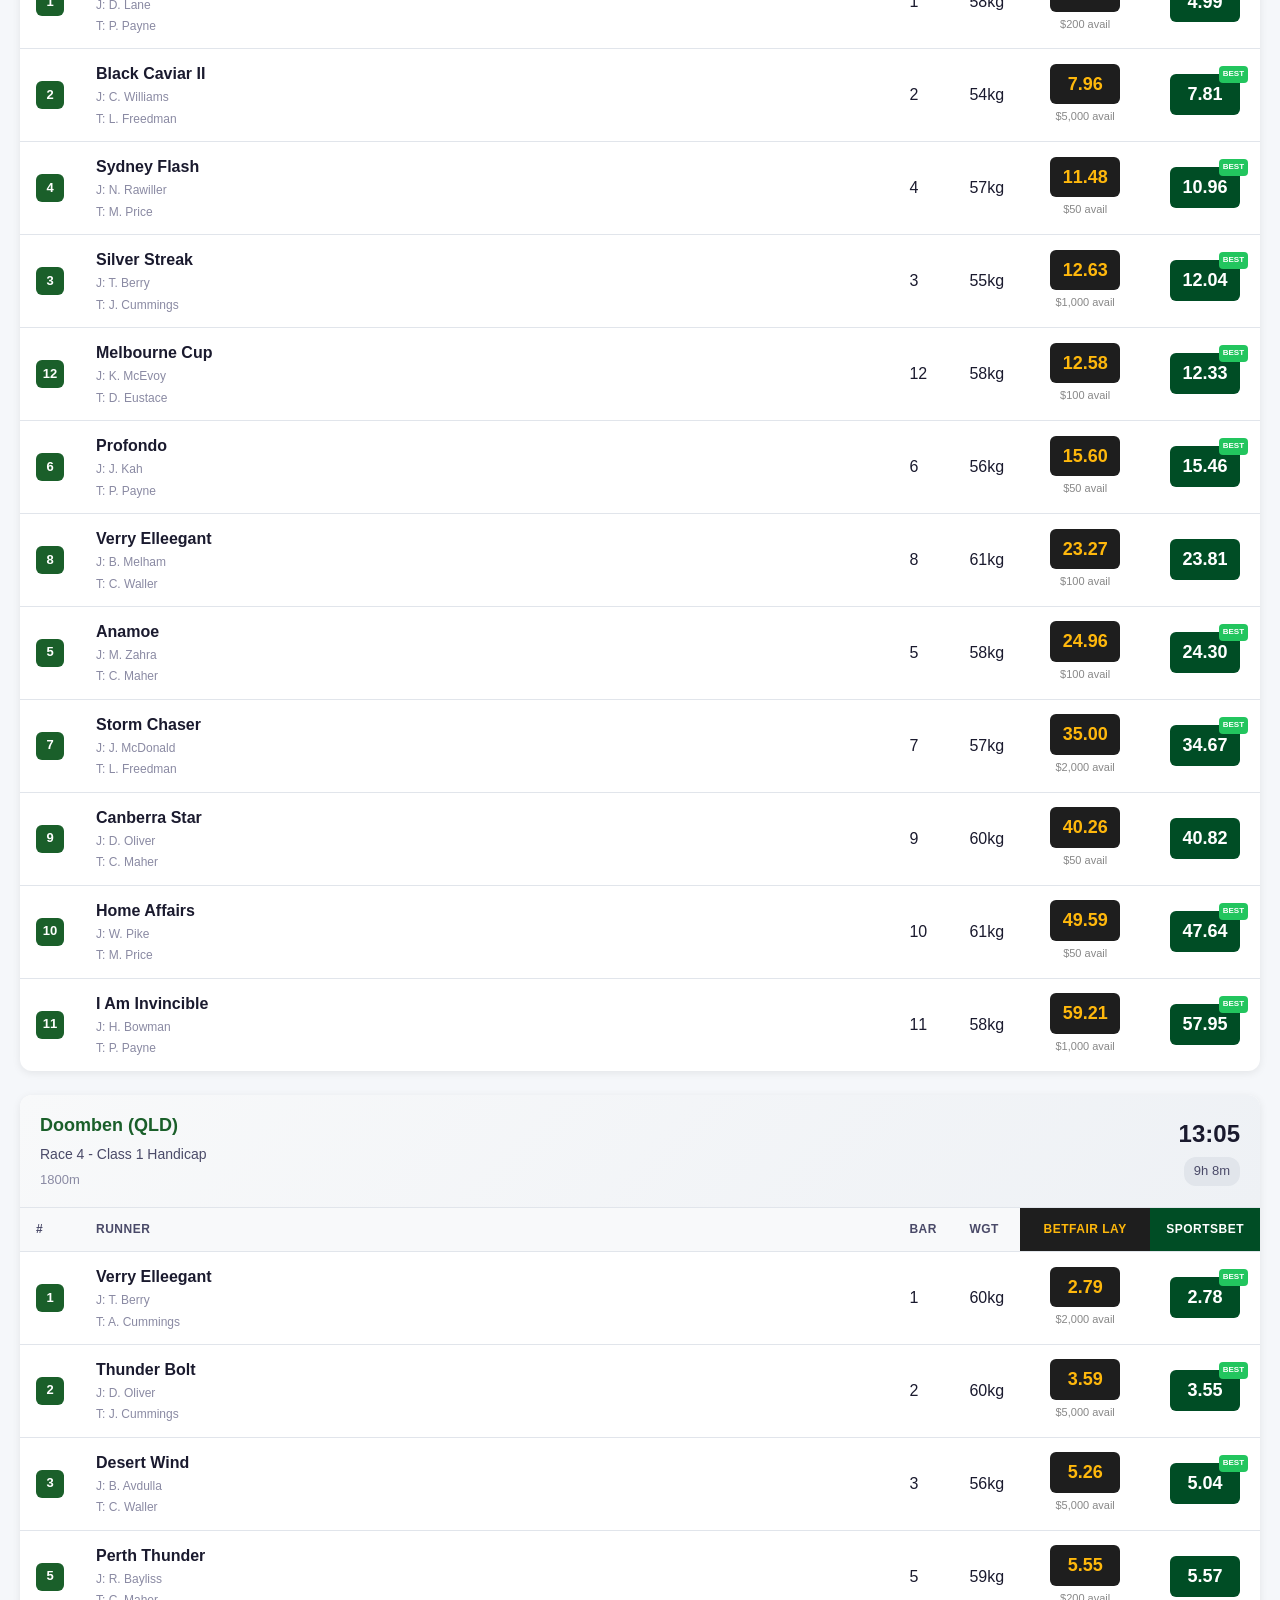
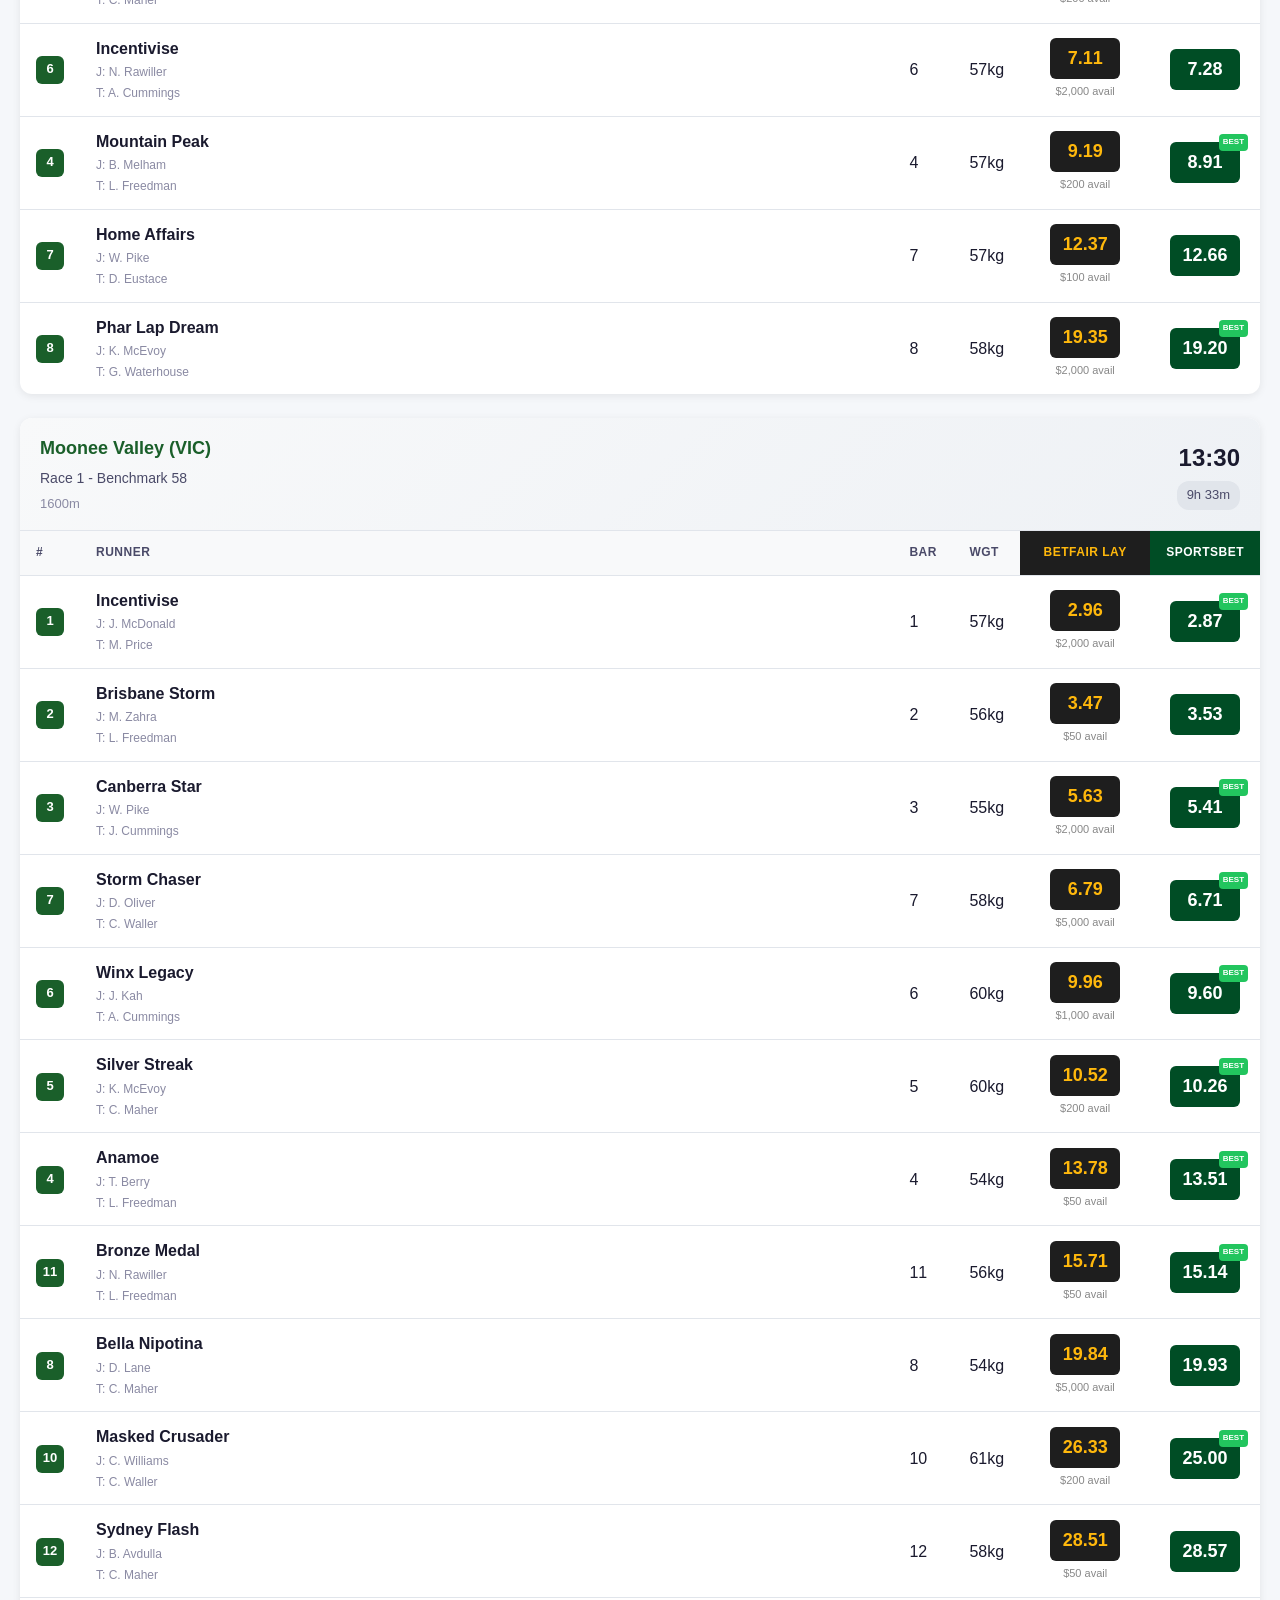
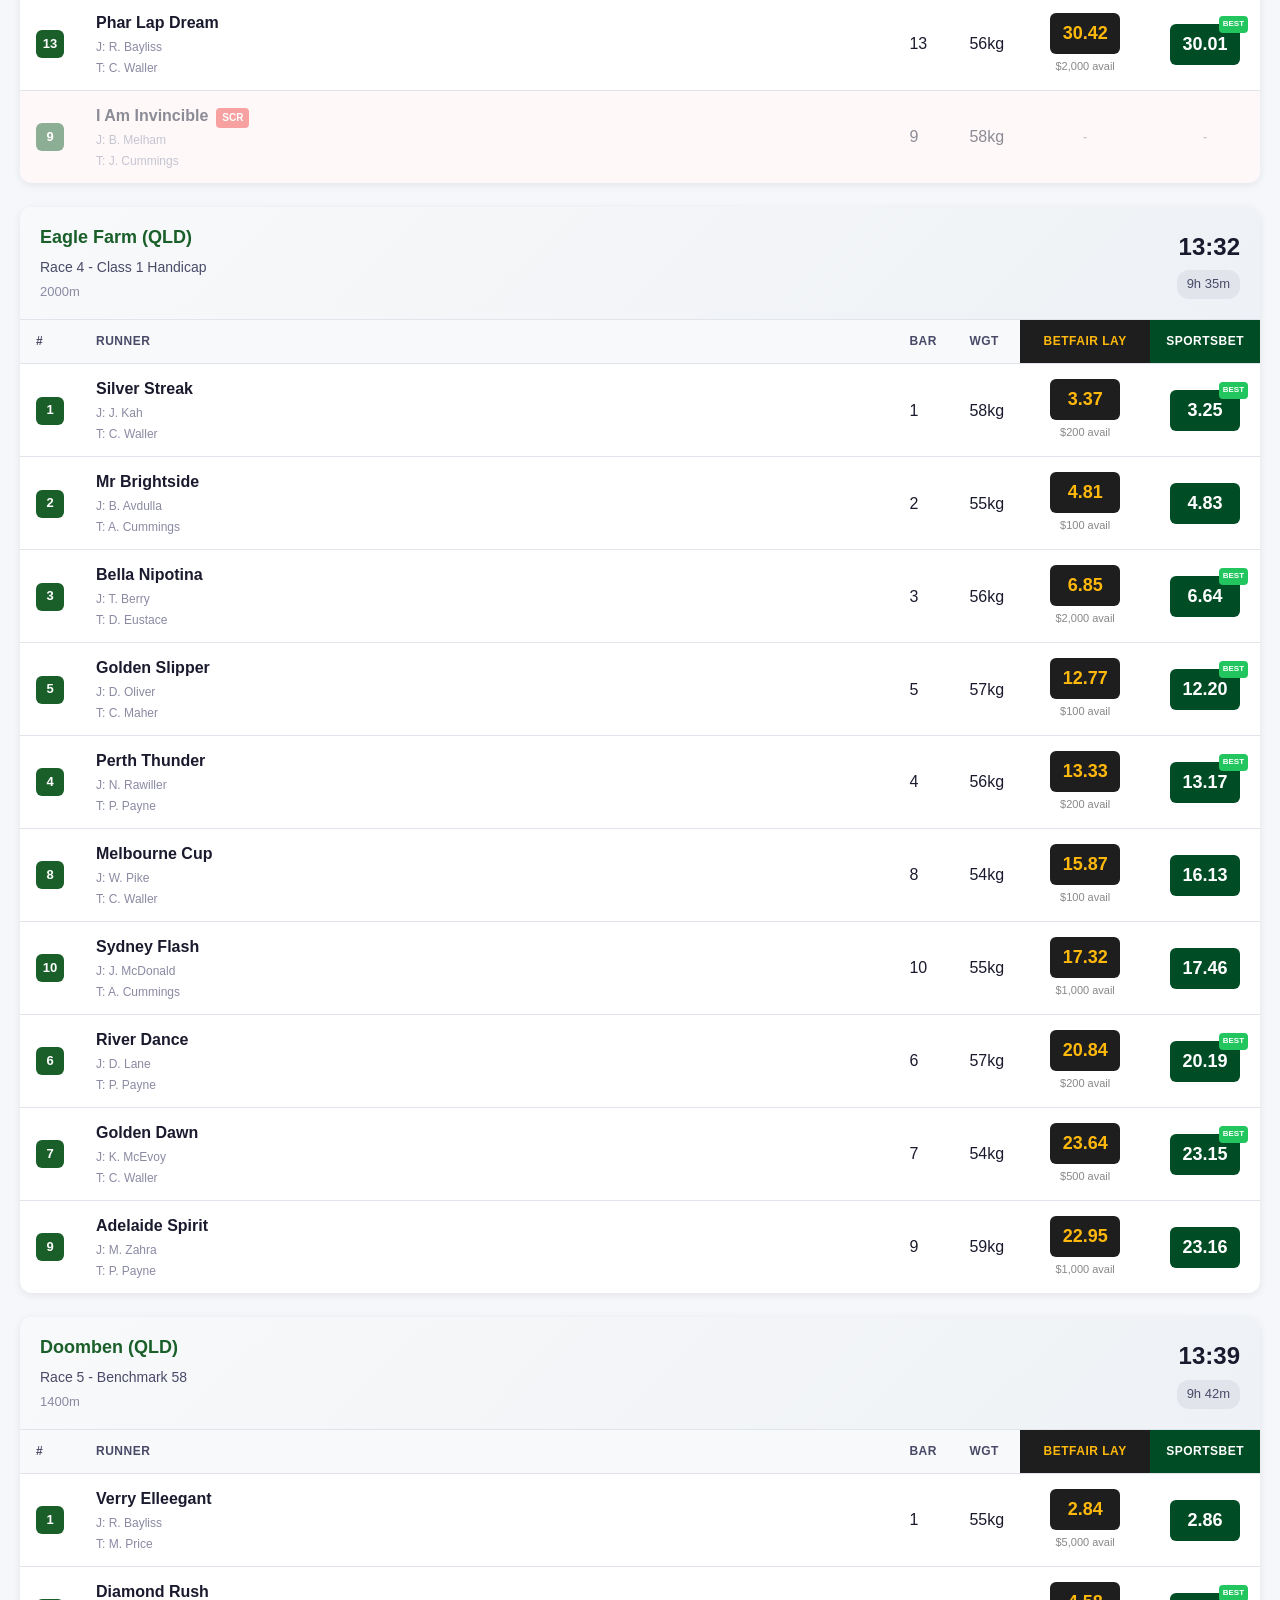
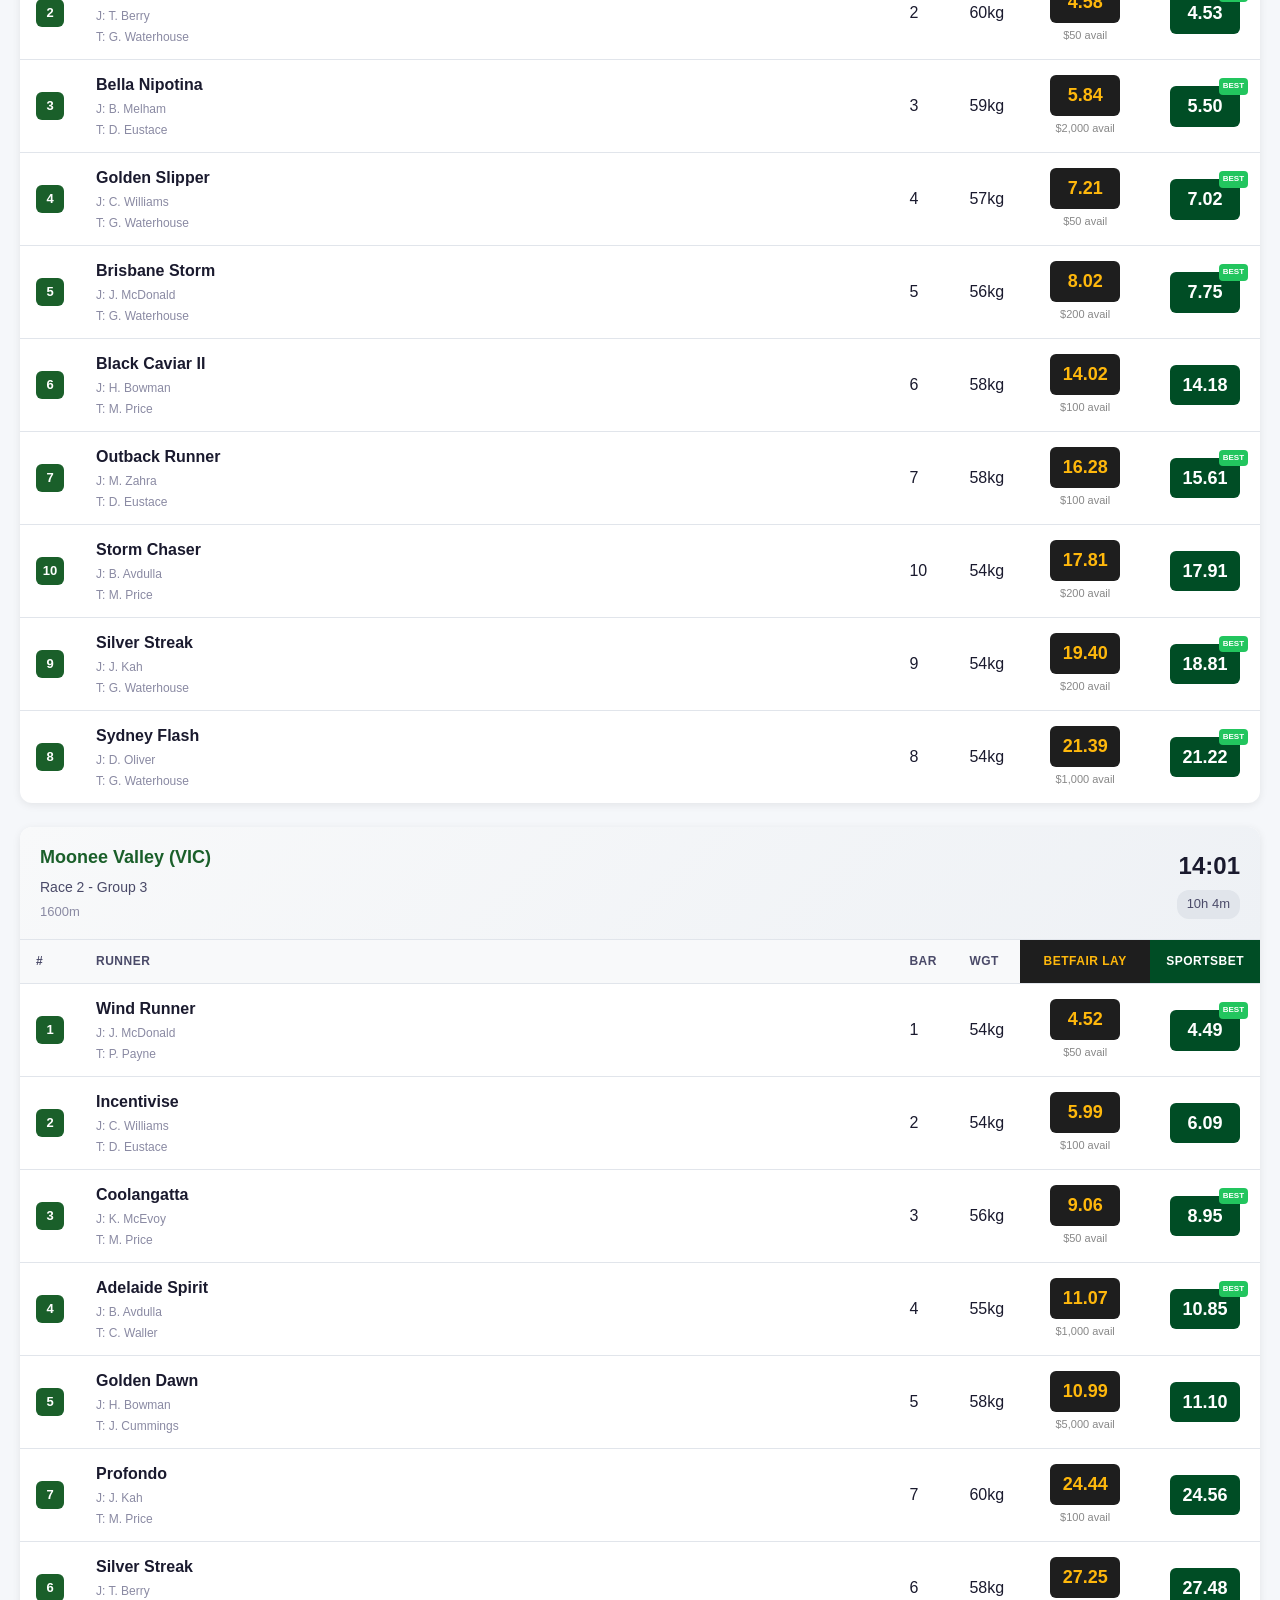
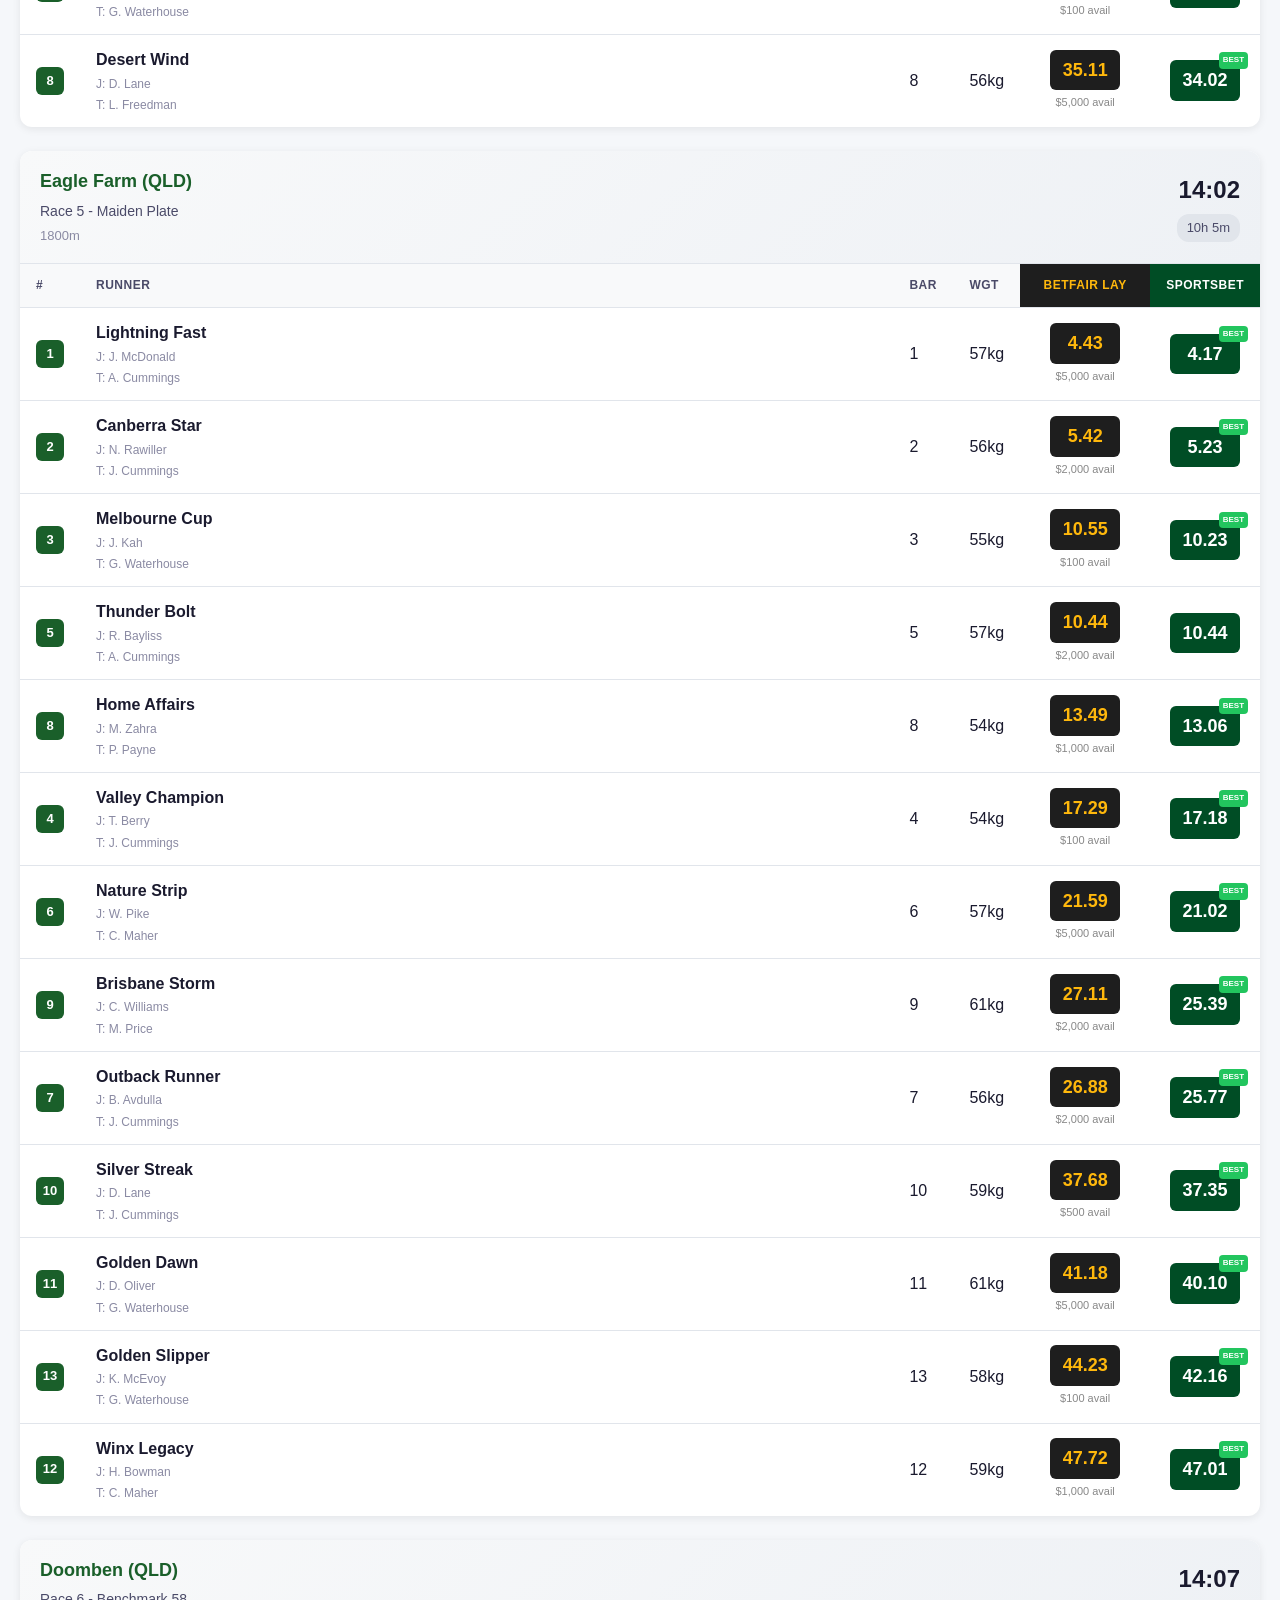
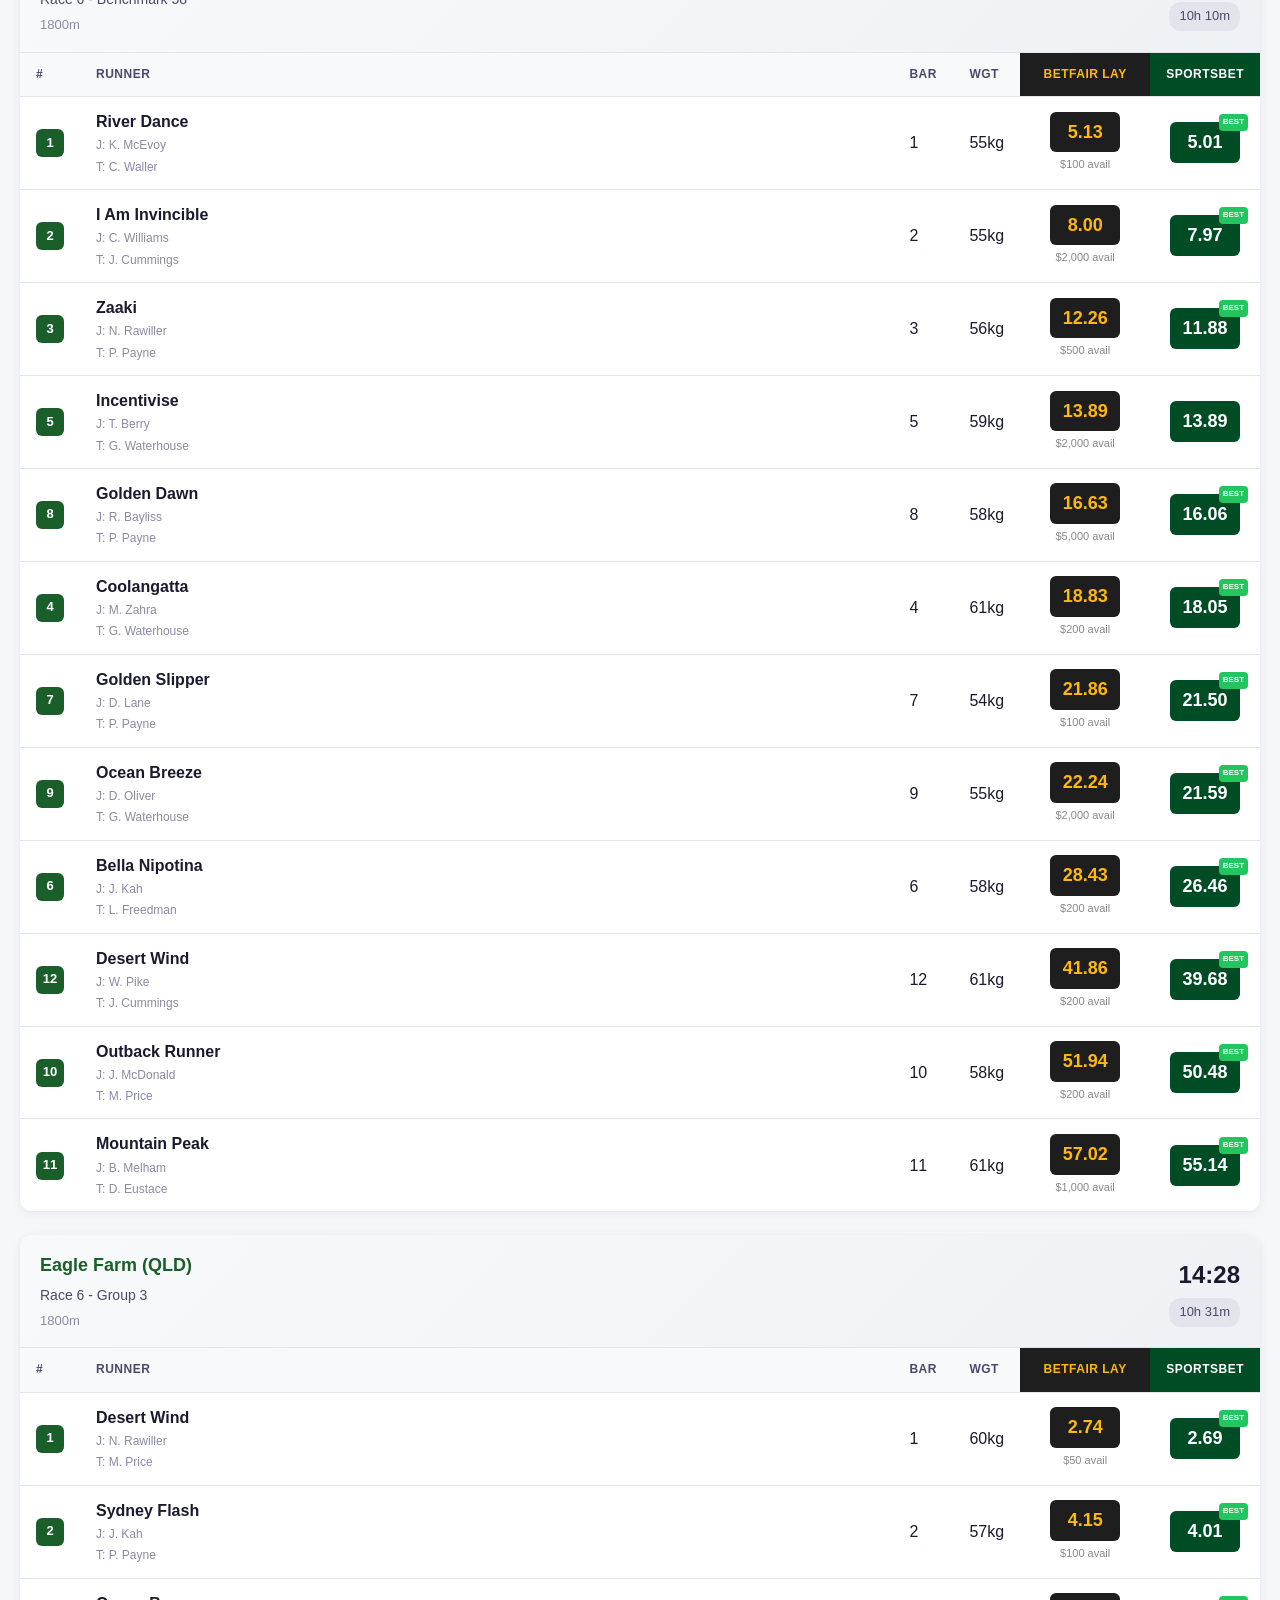
<file: dashboard-standalone.html>
<!DOCTYPE html>
<html lang="en">
<head>
    <meta charset="UTF-8">
    <meta name="viewport" content="width=device-width, initial-scale=1.0">
    <title>Australian Horse Racing Odds Dashboard</title>
    <style>
* {
    margin: 0;
    padding: 0;
    box-sizing: border-box;
}

:root {
    --primary-color: #1a5f2a;
    --primary-dark: #0d3d16;
    --secondary-color: #2c7a3d;
    --accent-color: #f0a500;
    --betfair-color: #ffb80c;
    --betfair-bg: #1e1e1e;
    --sportsbet-color: #00a651;
    --sportsbet-bg: #004d25;
    --background: #f5f7fa;
    --card-bg: #ffffff;
    --text-primary: #1a1a2e;
    --text-secondary: #4a4a68;
    --text-muted: #8a8aa3;
    --border-color: #e1e5eb;
    --success: #22c55e;
    --warning: #f59e0b;
    --danger: #ef4444;
    --shadow: 0 2px 8px rgba(0, 0, 0, 0.08);
    --shadow-lg: 0 4px 16px rgba(0, 0, 0, 0.12);
}

body {
    font-family: -apple-system, BlinkMacSystemFont, 'Segoe UI', Roboto, Oxygen, Ubuntu, sans-serif;
    background: var(--background);
    color: var(--text-primary);
    line-height: 1.6;
    min-height: 100vh;
}

.dashboard {
    max-width: 1400px;
    margin: 0 auto;
    padding: 20px;
}

.header {
    background: linear-gradient(135deg, var(--primary-color), var(--secondary-color));
    color: white;
    padding: 24px 32px;
    border-radius: 12px;
    margin-bottom: 24px;
    box-shadow: var(--shadow-lg);
}

.header h1 {
    font-size: 28px;
    font-weight: 700;
    margin-bottom: 4px;
}

.header .subtitle {
    font-size: 14px;
    opacity: 0.9;
    margin-bottom: 16px;
}

.header-controls {
    display: flex;
    align-items: center;
    gap: 24px;
    flex-wrap: wrap;
}

.last-updated {
    font-size: 14px;
    background: rgba(255, 255, 255, 0.15);
    padding: 8px 16px;
    border-radius: 8px;
}

.update-label {
    opacity: 0.8;
    margin-right: 8px;
}

.refresh-btn {
    display: flex;
    align-items: center;
    gap: 8px;
    background: white;
    color: var(--primary-color);
    border: none;
    padding: 10px 20px;
    border-radius: 8px;
    font-size: 14px;
    font-weight: 600;
    cursor: pointer;
    transition: all 0.2s ease;
}

.refresh-btn:hover {
    background: var(--accent-color);
    color: white;
    transform: translateY(-1px);
}

.refresh-btn:active {
    transform: translateY(0);
}

.refresh-icon {
    transition: transform 0.3s ease;
}

.refresh-btn.loading .refresh-icon {
    animation: spin 1s linear infinite;
}

@keyframes spin {
    from { transform: rotate(0deg); }
    to { transform: rotate(360deg); }
}

.auto-refresh label {
    display: flex;
    align-items: center;
    gap: 8px;
    font-size: 14px;
    cursor: pointer;
}

.auto-refresh input[type="checkbox"] {
    width: 18px;
    height: 18px;
    cursor: pointer;
}

.filters {
    display: flex;
    gap: 16px;
    margin-bottom: 24px;
    flex-wrap: wrap;
}

.filter-group {
    display: flex;
    align-items: center;
    gap: 8px;
}

.filter-group label {
    font-size: 14px;
    font-weight: 500;
    color: var(--text-secondary);
}

.filter-group select {
    padding: 8px 16px;
    border: 1px solid var(--border-color);
    border-radius: 8px;
    font-size: 14px;
    background: white;
    cursor: pointer;
    min-width: 150px;
}

.filter-group select:focus {
    outline: none;
    border-color: var(--primary-color);
    box-shadow: 0 0 0 3px rgba(26, 95, 42, 0.1);
}

.races-container {
    display: flex;
    flex-direction: column;
    gap: 24px;
}

.loading {
    display: flex;
    flex-direction: column;
    align-items: center;
    justify-content: center;
    padding: 60px 20px;
    color: var(--text-muted);
}

.spinner {
    width: 40px;
    height: 40px;
    border: 3px solid var(--border-color);
    border-top-color: var(--primary-color);
    border-radius: 50%;
    animation: spin 1s linear infinite;
    margin-bottom: 16px;
}

.race-card {
    background: var(--card-bg);
    border-radius: 12px;
    box-shadow: var(--shadow);
    overflow: hidden;
    transition: box-shadow 0.2s ease;
}

.race-card:hover {
    box-shadow: var(--shadow-lg);
}

.race-header {
    display: flex;
    justify-content: space-between;
    align-items: center;
    padding: 16px 20px;
    background: linear-gradient(135deg, #f8f9fa, #eef1f5);
    border-bottom: 1px solid var(--border-color);
}

.race-info {
    display: flex;
    flex-direction: column;
    gap: 4px;
}

.race-venue {
    font-size: 18px;
    font-weight: 700;
    color: var(--primary-color);
}

.race-number {
    font-size: 14px;
    color: var(--text-secondary);
}

.race-distance {
    font-size: 13px;
    color: var(--text-muted);
}

.race-time {
    text-align: right;
}

.race-time .time {
    font-size: 24px;
    font-weight: 700;
    color: var(--text-primary);
}

.race-time .countdown {
    font-size: 13px;
    padding: 4px 10px;
    border-radius: 12px;
    margin-top: 4px;
    display: inline-block;
}

.race-time .countdown.soon {
    background: var(--warning);
    color: white;
}

.race-time .countdown.imminent {
    background: var(--danger);
    color: white;
    animation: pulse 1s ease-in-out infinite;
}

.race-time .countdown.normal {
    background: var(--border-color);
    color: var(--text-secondary);
}

@keyframes pulse {
    0%, 100% { opacity: 1; }
    50% { opacity: 0.7; }
}

.runners-table {
    width: 100%;
    border-collapse: collapse;
}

.runners-table thead {
    background: #f8f9fa;
}

.runners-table th {
    padding: 12px 16px;
    font-size: 12px;
    font-weight: 600;
    text-transform: uppercase;
    letter-spacing: 0.5px;
    color: var(--text-secondary);
    text-align: left;
    border-bottom: 1px solid var(--border-color);
}

.runners-table th.odds-header {
    text-align: center;
}

.runners-table th.betfair-header {
    background: var(--betfair-bg);
    color: var(--betfair-color);
}

.runners-table th.sportsbet-header {
    background: var(--sportsbet-bg);
    color: white;
}

.runners-table tbody tr {
    transition: background 0.15s ease;
}

.runners-table tbody tr:hover {
    background: #f8f9fa;
}

.runners-table tbody tr.scratched {
    opacity: 0.5;
    background: #fef2f2;
}

.runners-table td {
    padding: 12px 16px;
    border-bottom: 1px solid var(--border-color);
    vertical-align: middle;
}

.runners-table tbody tr:last-child td {
    border-bottom: none;
}

.runner-number {
    display: inline-flex;
    align-items: center;
    justify-content: center;
    width: 28px;
    height: 28px;
    background: var(--primary-color);
    color: white;
    font-weight: 700;
    font-size: 13px;
    border-radius: 6px;
}

.runner-name-cell {
    display: flex;
    flex-direction: column;
    gap: 2px;
}

.runner-name {
    font-weight: 600;
    color: var(--text-primary);
}

.runner-jockey {
    font-size: 12px;
    color: var(--text-muted);
}

.runner-trainer {
    font-size: 12px;
    color: var(--text-muted);
}

.scratched-label {
    display: inline-block;
    background: var(--danger);
    color: white;
    font-size: 10px;
    font-weight: 600;
    padding: 2px 6px;
    border-radius: 4px;
    margin-left: 8px;
}

.odds-cell {
    text-align: center;
    min-width: 100px;
}

.odds-value {
    font-size: 18px;
    font-weight: 700;
    padding: 6px 12px;
    border-radius: 6px;
    display: inline-block;
    min-width: 70px;
    transition: all 0.3s ease;
}

.odds-cell.betfair .odds-value {
    background: var(--betfair-bg);
    color: var(--betfair-color);
}

.odds-cell.sportsbet .odds-value {
    background: var(--sportsbet-bg);
    color: white;
}

.odds-value.odds-up {
    animation: flashGreen 0.5s ease;
}

.odds-value.odds-down {
    animation: flashRed 0.5s ease;
}

@keyframes flashGreen {
    0%, 100% { background: inherit; }
    50% { background: var(--success); color: white; }
}

@keyframes flashRed {
    0%, 100% { background: inherit; }
    50% { background: var(--danger); color: white; }
}

.odds-meta {
    font-size: 11px;
    color: var(--text-muted);
    margin-top: 4px;
}

.odds-cell.betfair .odds-meta {
    color: #888;
}

.odds-cell.sportsbet .odds-meta {
    color: rgba(255, 255, 255, 0.6);
}

.odds-na {
    color: var(--text-muted);
    font-size: 14px;
}

.best-odds .odds-value {
    position: relative;
}

.best-odds .odds-value::after {
    content: 'BEST';
    position: absolute;
    top: -8px;
    right: -8px;
    background: var(--success);
    color: white;
    font-size: 8px;
    font-weight: 700;
    padding: 2px 4px;
    border-radius: 4px;
}

.empty-state {
    text-align: center;
    padding: 60px 20px;
    color: var(--text-muted);
}

.empty-state svg {
    width: 64px;
    height: 64px;
    margin-bottom: 16px;
    opacity: 0.5;
}

.empty-state h3 {
    font-size: 18px;
    margin-bottom: 8px;
    color: var(--text-secondary);
}

.footer {
    margin-top: 32px;
    padding: 20px;
    text-align: center;
    color: var(--text-muted);
    font-size: 13px;
}

.footer .disclaimer {
    margin-top: 8px;
    font-size: 12px;
    opacity: 0.7;
}

@media (max-width: 1024px) {
    .dashboard {
        padding: 16px;
    }
    .header {
        padding: 20px;
    }
    .header h1 {
        font-size: 24px;
    }
    .runners-table {
        display: block;
        overflow-x: auto;
    }
}

@media (max-width: 768px) {
    .header-controls {
        flex-direction: column;
        align-items: flex-start;
        gap: 12px;
    }
    .filters {
        flex-direction: column;
    }
    .filter-group {
        width: 100%;
    }
    .filter-group select {
        flex: 1;
    }
    .race-header {
        flex-direction: column;
        gap: 12px;
        align-items: flex-start;
    }
    .race-time {
        text-align: left;
    }
    .runners-table th,
    .runners-table td {
        padding: 10px 12px;
    }
    .odds-value {
        font-size: 16px;
        min-width: 60px;
    }
}
    </style>
</head>
<body>
    <div class="dashboard">
        <header class="header">
            <h1>Australian Horse Racing</h1>
            <p class="subtitle">Live Odds Dashboard</p>
            <div class="header-controls">
                <div class="last-updated">
                    <span class="update-label">Last Updated:</span>
                    <span id="lastUpdated">--:--:--</span>
                </div>
                <button id="refreshBtn" class="refresh-btn">
                    <svg class="refresh-icon" viewBox="0 0 24 24" width="16" height="16">
                        <path fill="currentColor" d="M17.65 6.35A7.958 7.958 0 0012 4c-4.42 0-7.99 3.58-7.99 8s3.57 8 7.99 8c3.73 0 6.84-2.55 7.73-6h-2.08A5.99 5.99 0 0112 18c-3.31 0-6-2.69-6-6s2.69-6 6-6c1.66 0 3.14.69 4.22 1.78L13 11h7V4l-2.35 2.35z"/>
                    </svg>
                    Refresh Odds
                </button>
                <div class="auto-refresh">
                    <label>
                        <input type="checkbox" id="autoRefresh" checked>
                        Auto-refresh (30s)
                    </label>
                </div>
            </div>
        </header>

        <main class="main-content">
            <div class="filters">
                <div class="filter-group">
                    <label for="venueFilter">Venue:</label>
                    <select id="venueFilter">
                        <option value="all">All Venues</option>
                    </select>
                </div>
                <div class="filter-group">
                    <label for="timeFilter">Time Range:</label>
                    <select id="timeFilter">
                        <option value="all">All Races</option>
                        <option value="60">Next Hour</option>
                        <option value="180">Next 3 Hours</option>
                        <option value="today">Today Only</option>
                    </select>
                </div>
            </div>

            <div id="racesContainer" class="races-container">
                <div class="loading">
                    <div class="spinner"></div>
                    <p>Loading races...</p>
                </div>
            </div>
        </main>

        <footer class="footer">
            <p>Data sources: Betfair Exchange (Lay Odds) | Sportsbet (Fixed Odds)</p>
            <p class="disclaimer">For informational purposes only. Please gamble responsibly.</p>
        </footer>
    </div>

    <script>
// Data Service
const DataService = (() => {
    const VENUES = [
        { name: 'Flemington', state: 'VIC', code: 'FLE' },
        { name: 'Randwick', state: 'NSW', code: 'RAN' },
        { name: 'Eagle Farm', state: 'QLD', code: 'EAG' },
        { name: 'Morphettville', state: 'SA', code: 'MOR' },
        { name: 'Ascot', state: 'WA', code: 'ASC' },
        { name: 'Moonee Valley', state: 'VIC', code: 'MOO' },
        { name: 'Rosehill', state: 'NSW', code: 'ROS' },
        { name: 'Doomben', state: 'QLD', code: 'DOO' },
        { name: 'Caulfield', state: 'VIC', code: 'CAU' },
        { name: 'Canterbury', state: 'NSW', code: 'CAN' }
    ];

    const HORSE_NAMES = [
        'Nature Strip', 'Verry Elleegant', 'Incentivise', 'Zaaki',
        'Anamoe', 'I Am Invincible', 'Home Affairs', 'Profondo',
        'Bella Nipotina', 'Masked Crusader', 'Mr Brightside', 'Coolangatta',
        'Golden Slipper', 'Winx Legacy', 'Black Caviar II', 'Phar Lap Dream',
        'Melbourne Cup', 'Sydney Flash', 'Brisbane Storm', 'Perth Thunder',
        'Adelaide Spirit', 'Canberra Star', 'Outback Runner', 'Desert Wind',
        'Ocean Breeze', 'Mountain Peak', 'Valley Champion', 'River Dance',
        'Golden Dawn', 'Silver Streak', 'Bronze Medal', 'Diamond Rush',
        'Thunder Bolt', 'Lightning Fast', 'Storm Chaser', 'Wind Runner'
    ];

    const JOCKEYS = [
        'J. McDonald', 'D. Oliver', 'W. Pike', 'C. Williams', 'H. Bowman',
        'K. McEvoy', 'M. Zahra', 'B. Melham', 'D. Lane', 'J. Kah',
        'R. Bayliss', 'T. Berry', 'N. Rawiller', 'B. Avdulla'
    ];

    const TRAINERS = [
        'C. Waller', 'G. Waterhouse', 'P. Payne', 'M. Price', 'J. Cummings',
        'A. Cummings', 'C. Maher', 'D. Eustace', 'L. Freedman'
    ];

    const RACE_TYPES = [
        'Maiden Plate', 'Class 1 Handicap', 'Class 2 Handicap',
        'Benchmark 58', 'Benchmark 72', 'Open Handicap', 'Group 3', 'Group 1'
    ];

    const DISTANCES = [1000, 1200, 1400, 1600, 1800, 2000, 2400];

    let currentRaces = [];
    let previousOdds = {};

    function randomFrom(arr) {
        return arr[Math.floor(Math.random() * arr.length)];
    }

    function generateBetfairLayOdds(baseOdds) {
        const spread = 1 + (Math.random() * 0.05);
        return Math.round(baseOdds * spread * 100) / 100;
    }

    function generateBetfairAvailable() {
        return randomFrom([50, 100, 200, 500, 1000, 2000, 5000]);
    }

    function simulateOddsMovement(currentOdds, volatility = 0.03) {
        const change = (Math.random() - 0.5) * 2 * volatility * currentOdds;
        let newOdds = currentOdds + change;
        newOdds = Math.max(1.01, Math.min(newOdds, 1000));
        return Math.round(newOdds * 100) / 100;
    }

    function generateRaceTimes(numRaces, startHour) {
        const times = [];
        const now = new Date();
        let currentHour = startHour;
        let currentMinute = Math.floor(Math.random() * 2) * 30;

        for (let i = 0; i < numRaces; i++) {
            const raceTime = new Date(now);
            raceTime.setHours(currentHour, currentMinute, 0, 0);
            times.push(raceTime);
            currentMinute += 25 + Math.floor(Math.random() * 10);
            if (currentMinute >= 60) {
                currentMinute -= 60;
                currentHour++;
            }
        }
        return times;
    }

    function generateRunners(numRunners, raceId) {
        const runners = [];
        const usedNames = new Set();
        const usedJockeys = new Set();
        const favoriteOdds = 2 + Math.random() * 3;

        for (let i = 0; i < numRunners; i++) {
            let horseName;
            do { horseName = randomFrom(HORSE_NAMES); } while (usedNames.has(horseName));
            usedNames.add(horseName);

            let jockey;
            do { jockey = randomFrom(JOCKEYS); } while (usedJockeys.has(jockey));
            usedJockeys.add(jockey);

            let baseOdds;
            if (i === 0) baseOdds = favoriteOdds;
            else if (i === 1) baseOdds = favoriteOdds * (1.2 + Math.random() * 0.5);
            else if (i === 2) baseOdds = favoriteOdds * (1.8 + Math.random() * 0.7);
            else baseOdds = favoriteOdds * (2 + Math.random() * i);

            const isScratched = Math.random() < 0.05;

            runners.push({
                id: `${raceId}-${i + 1}`,
                number: i + 1,
                name: horseName,
                jockey: jockey,
                trainer: randomFrom(TRAINERS),
                barrier: i + 1,
                weight: 54 + Math.floor(Math.random() * 8),
                isScratched: isScratched,
                odds: {
                    betfair: {
                        lay: isScratched ? null : generateBetfairLayOdds(baseOdds),
                        available: isScratched ? null : generateBetfairAvailable()
                    },
                    sportsbet: {
                        fixed: isScratched ? null : Math.round(baseOdds * 100) / 100
                    }
                }
            });
        }

        runners.sort((a, b) => {
            if (a.isScratched && !b.isScratched) return 1;
            if (!a.isScratched && b.isScratched) return -1;
            return (a.odds.sportsbet.fixed || 999) - (b.odds.sportsbet.fixed || 999);
        });

        return runners;
    }

    function generateRaceMeetings() {
        const meetings = [];
        const usedVenues = new Set();
        const numMeetings = 3 + Math.floor(Math.random() * 2);

        for (let m = 0; m < numMeetings; m++) {
            let venue;
            do { venue = randomFrom(VENUES); } while (usedVenues.has(venue.name));
            usedVenues.add(venue.name);

            const numRaces = 7 + Math.floor(Math.random() * 3);
            const startHour = 11 + m;
            const raceTimes = generateRaceTimes(numRaces, startHour);

            const races = [];
            for (let r = 0; r < numRaces; r++) {
                races.push({
                    id: `${venue.code}-R${r + 1}`,
                    raceNumber: r + 1,
                    venue: venue,
                    raceType: randomFrom(RACE_TYPES),
                    distance: randomFrom(DISTANCES),
                    time: raceTimes[r],
                    runners: generateRunners(8 + Math.floor(Math.random() * 6), `${venue.code}-R${r + 1}`),
                    status: 'upcoming'
                });
            }
            meetings.push({ venue, races });
        }
        return meetings;
    }

    function flattenAndSortRaces(meetings) {
        const allRaces = [];
        meetings.forEach(m => m.races.forEach(r => allRaces.push(r)));
        allRaces.sort((a, b) => a.time - b.time);
        return allRaces;
    }

    function updateOddsWithMovement(races) {
        races.forEach(race => {
            race.runners.forEach(runner => {
                if (runner.isScratched) return;
                const prev = previousOdds[runner.id];

                if (runner.odds.betfair.lay) {
                    const newLay = simulateOddsMovement(runner.odds.betfair.lay);
                    runner.odds.betfair.layChange = prev ? (newLay > prev.betfairLay ? 'up' : newLay < prev.betfairLay ? 'down' : null) : null;
                    runner.odds.betfair.lay = newLay;
                    runner.odds.betfair.available = generateBetfairAvailable();
                }

                if (runner.odds.sportsbet.fixed && Math.random() < 0.3) {
                    const newFixed = simulateOddsMovement(runner.odds.sportsbet.fixed, 0.02);
                    runner.odds.sportsbet.fixedChange = prev ? (newFixed > prev.sportsbetFixed ? 'up' : newFixed < prev.sportsbetFixed ? 'down' : null) : null;
                    runner.odds.sportsbet.fixed = newFixed;
                } else if (runner.odds.sportsbet.fixed) {
                    runner.odds.sportsbet.fixedChange = null;
                }

                previousOdds[runner.id] = { betfairLay: runner.odds.betfair.lay, sportsbetFixed: runner.odds.sportsbet.fixed };
            });
        });
        return races;
    }

    function filterAndUpdateRaces(races) {
        const now = new Date();
        return races.filter(race => {
            const timeDiff = race.time - now;
            if (timeDiff < -5 * 60 * 1000) return false;
            if (timeDiff < 0) race.status = 'running';
            else if (timeDiff < 2 * 60 * 1000) race.status = 'imminent';
            else if (timeDiff < 15 * 60 * 1000) race.status = 'soon';
            else race.status = 'upcoming';
            return true;
        });
    }

    function init() {
        currentRaces = flattenAndSortRaces(generateRaceMeetings());
        currentRaces.forEach(race => {
            race.runners.forEach(runner => {
                if (!runner.isScratched) {
                    previousOdds[runner.id] = { betfairLay: runner.odds.betfair.lay, sportsbetFixed: runner.odds.sportsbet.fixed };
                }
            });
        });
        return currentRaces;
    }

    async function fetchRaces() {
        await new Promise(resolve => setTimeout(resolve, 300 + Math.random() * 500));
        if (currentRaces.length === 0) init();
        currentRaces = updateOddsWithMovement(currentRaces);
        currentRaces = filterAndUpdateRaces(currentRaces);
        if (currentRaces.length === 0) init();
        return [...currentRaces];
    }

    function getVenues() {
        const venueSet = new Set();
        const venues = [];
        currentRaces.forEach(race => {
            if (!venueSet.has(race.venue.name)) {
                venueSet.add(race.venue.name);
                venues.push(race.venue);
            }
        });
        return venues.sort((a, b) => a.name.localeCompare(b.name));
    }

    return { init, fetchRaces, getVenues };
})();

// Main App
const App = (() => {
    let racesContainer, lastUpdatedEl, refreshBtn, autoRefreshCheckbox, venueFilter, timeFilter;
    let races = [];
    let autoRefreshInterval = null;
    let isLoading = false;
    const AUTO_REFRESH_MS = 30000;

    function formatTime(date) {
        return date.toLocaleTimeString('en-AU', { hour: '2-digit', minute: '2-digit', hour12: false });
    }

    function formatCountdown(date) {
        const diff = date - new Date();
        if (diff < 0) return 'Started';
        const minutes = Math.floor(diff / 60000);
        const seconds = Math.floor((diff % 60000) / 1000);
        if (minutes < 1) return `${seconds}s`;
        if (minutes < 60) return `${minutes}m ${seconds}s`;
        return `${Math.floor(minutes / 60)}h ${minutes % 60}m`;
    }

    function getCountdownClass(date) {
        const diff = date - new Date();
        if (diff < 2 * 60 * 1000) return 'imminent';
        if (diff < 15 * 60 * 1000) return 'soon';
        return 'normal';
    }

    function formatOdds(value) { return value == null ? '-' : value.toFixed(2); }
    function formatCurrency(value) { return value == null ? '' : `$${value.toLocaleString()}`; }

    function getBestOdds(runner) {
        const bf = runner.odds.betfair.lay, sb = runner.odds.sportsbet.fixed;
        if (!bf && !sb) return null;
        if (!bf) return 'sportsbet';
        if (!sb) return 'betfair';
        return sb < bf ? 'sportsbet' : null;
    }

    function renderRaceCard(race) {
        const bestOddsMap = {};
        race.runners.forEach(r => bestOddsMap[r.id] = getBestOdds(r));

        return `
            <div class="race-card" data-race-id="${race.id}">
                <div class="race-header">
                    <div class="race-info">
                        <div class="race-venue">${race.venue.name} (${race.venue.state})</div>
                        <div class="race-number">Race ${race.raceNumber} - ${race.raceType}</div>
                        <div class="race-distance">${race.distance}m</div>
                    </div>
                    <div class="race-time">
                        <div class="time">${formatTime(race.time)}</div>
                        <div class="countdown ${getCountdownClass(race.time)}">${formatCountdown(race.time)}</div>
                    </div>
                </div>
                <table class="runners-table">
                    <thead>
                        <tr>
                            <th style="width:50px">#</th>
                            <th>Runner</th>
                            <th style="width:60px">Bar</th>
                            <th style="width:60px">Wgt</th>
                            <th class="odds-header betfair-header" style="width:130px">Betfair Lay</th>
                            <th class="odds-header sportsbet-header" style="width:100px">Sportsbet</th>
                        </tr>
                    </thead>
                    <tbody>
                        ${race.runners.map(r => renderRunner(r, bestOddsMap[r.id])).join('')}
                    </tbody>
                </table>
            </div>`;
    }

    function renderRunner(runner, bestOdds) {
        const sc = runner.isScratched ? 'scratched' : '';
        const bfBest = bestOdds === 'betfair' ? 'best-odds' : '';
        const sbBest = bestOdds === 'sportsbet' ? 'best-odds' : '';
        const bfChange = runner.odds.betfair.layChange || '';
        const sbChange = runner.odds.sportsbet.fixedChange || '';

        return `
            <tr class="${sc}" data-runner-id="${runner.id}">
                <td><span class="runner-number">${runner.number}</span></td>
                <td>
                    <div class="runner-name-cell">
                        <span class="runner-name">${runner.name}${runner.isScratched ? '<span class="scratched-label">SCR</span>' : ''}</span>
                        <span class="runner-jockey">J: ${runner.jockey}</span>
                        <span class="runner-trainer">T: ${runner.trainer}</span>
                    </div>
                </td>
                <td>${runner.barrier}</td>
                <td>${runner.weight}kg</td>
                <td class="odds-cell betfair ${bfBest}">
                    ${runner.isScratched ? '<span class="odds-na">-</span>' : `<span class="odds-value odds-${bfChange}">${formatOdds(runner.odds.betfair.lay)}</span><div class="odds-meta">${formatCurrency(runner.odds.betfair.available)} avail</div>`}
                </td>
                <td class="odds-cell sportsbet ${sbBest}">
                    ${runner.isScratched ? '<span class="odds-na">-</span>' : `<span class="odds-value odds-${sbChange}">${formatOdds(runner.odds.sportsbet.fixed)}</span>`}
                </td>
            </tr>`;
    }

    function render() {
        if (isLoading && races.length === 0) {
            racesContainer.innerHTML = '<div class="loading"><div class="spinner"></div><p>Loading races...</p></div>';
            return;
        }
        const filtered = filterRaces(races);
        if (filtered.length === 0) {
            racesContainer.innerHTML = '<div class="empty-state"><h3>No Upcoming Races</h3><p>Try adjusting your filters.</p></div>';
            return;
        }
        racesContainer.innerHTML = filtered.map(r => renderRaceCard(r)).join('');
    }

    function filterRaces(data) {
        const venue = venueFilter.value;
        const timeRange = timeFilter.value;
        const now = new Date();
        return data.filter(race => {
            if (venue !== 'all' && race.venue.name !== venue) return false;
            if (timeRange !== 'all') {
                const diff = (race.time - now) / 60000;
                if (timeRange === 'today') {
                    if (race.time.toDateString() !== now.toDateString()) return false;
                } else if (diff > parseInt(timeRange) || diff < -5) return false;
            }
            return true;
        });
    }

    function updateVenueFilter() {
        const venues = DataService.getVenues();
        const current = venueFilter.value;
        venueFilter.innerHTML = '<option value="all">All Venues</option>';
        venues.forEach(v => {
            const opt = document.createElement('option');
            opt.value = v.name;
            opt.textContent = `${v.name} (${v.state})`;
            venueFilter.appendChild(opt);
        });
        if (venues.some(v => v.name === current)) venueFilter.value = current;
    }

    function updateCountdowns() {
        document.querySelectorAll('.race-card').forEach(card => {
            const race = races.find(r => r.id === card.dataset.raceId);
            if (race) {
                const el = card.querySelector('.countdown');
                if (el) {
                    el.textContent = formatCountdown(race.time);
                    el.className = `countdown ${getCountdownClass(race.time)}`;
                }
            }
        });
    }

    async function refreshRaces() {
        if (isLoading) return;
        isLoading = true;
        refreshBtn.classList.add('loading');
        try {
            races = await DataService.fetchRaces();
            updateVenueFilter();
            render();
            lastUpdatedEl.textContent = formatTime(new Date());
        } catch (e) { console.error(e); }
        finally { isLoading = false; refreshBtn.classList.remove('loading'); }
    }

    function startAutoRefresh() {
        if (autoRefreshInterval) clearInterval(autoRefreshInterval);
        autoRefreshInterval = setInterval(refreshRaces, AUTO_REFRESH_MS);
        setInterval(updateCountdowns, 1000);
    }

    function init() {
        racesContainer = document.getElementById('racesContainer');
        lastUpdatedEl = document.getElementById('lastUpdated');
        refreshBtn = document.getElementById('refreshBtn');
        autoRefreshCheckbox = document.getElementById('autoRefresh');
        venueFilter = document.getElementById('venueFilter');
        timeFilter = document.getElementById('timeFilter');

        refreshBtn.addEventListener('click', refreshRaces);
        autoRefreshCheckbox.addEventListener('change', e => e.target.checked ? startAutoRefresh() : clearInterval(autoRefreshInterval));
        venueFilter.addEventListener('change', render);
        timeFilter.addEventListener('change', render);

        refreshRaces();
        if (autoRefreshCheckbox.checked) startAutoRefresh();
    }

    if (document.readyState === 'loading') document.addEventListener('DOMContentLoaded', init);
    else init();

    return { refresh: refreshRaces };
})();
    </script>
</body>
</html>
</file>
<file: styles.css>
* {
    margin: 0;
    padding: 0;
    box-sizing: border-box;
}

:root {
    --primary-color: #1a5f2a;
    --primary-dark: #0d3d16;
    --secondary-color: #2c7a3d;
    --accent-color: #f0a500;
    --betfair-color: #ffb80c;
    --betfair-bg: #1e1e1e;
    --sportsbet-color: #00a651;
    --sportsbet-bg: #004d25;
    --background: #f5f7fa;
    --card-bg: #ffffff;
    --text-primary: #1a1a2e;
    --text-secondary: #4a4a68;
    --text-muted: #8a8aa3;
    --border-color: #e1e5eb;
    --success: #22c55e;
    --warning: #f59e0b;
    --danger: #ef4444;
    --shadow: 0 2px 8px rgba(0, 0, 0, 0.08);
    --shadow-lg: 0 4px 16px rgba(0, 0, 0, 0.12);
}

body {
    font-family: -apple-system, BlinkMacSystemFont, 'Segoe UI', Roboto, Oxygen, Ubuntu, sans-serif;
    background: var(--background);
    color: var(--text-primary);
    line-height: 1.6;
    min-height: 100vh;
}

.dashboard {
    max-width: 1400px;
    margin: 0 auto;
    padding: 20px;
}

/* Header Styles */
.header {
    background: linear-gradient(135deg, var(--primary-color), var(--secondary-color));
    color: white;
    padding: 24px 32px;
    border-radius: 12px;
    margin-bottom: 24px;
    box-shadow: var(--shadow-lg);
}

.header h1 {
    font-size: 28px;
    font-weight: 700;
    margin-bottom: 4px;
}

.header .subtitle {
    font-size: 14px;
    opacity: 0.9;
    margin-bottom: 16px;
}

.header-controls {
    display: flex;
    align-items: center;
    gap: 24px;
    flex-wrap: wrap;
}

.last-updated {
    font-size: 14px;
    background: rgba(255, 255, 255, 0.15);
    padding: 8px 16px;
    border-radius: 8px;
}

.update-label {
    opacity: 0.8;
    margin-right: 8px;
}

.refresh-btn {
    display: flex;
    align-items: center;
    gap: 8px;
    background: white;
    color: var(--primary-color);
    border: none;
    padding: 10px 20px;
    border-radius: 8px;
    font-size: 14px;
    font-weight: 600;
    cursor: pointer;
    transition: all 0.2s ease;
}

.refresh-btn:hover {
    background: var(--accent-color);
    color: white;
    transform: translateY(-1px);
}

.refresh-btn:active {
    transform: translateY(0);
}

.refresh-icon {
    transition: transform 0.3s ease;
}

.refresh-btn.loading .refresh-icon {
    animation: spin 1s linear infinite;
}

@keyframes spin {
    from { transform: rotate(0deg); }
    to { transform: rotate(360deg); }
}

.auto-refresh label {
    display: flex;
    align-items: center;
    gap: 8px;
    font-size: 14px;
    cursor: pointer;
}

.auto-refresh input[type="checkbox"] {
    width: 18px;
    height: 18px;
    cursor: pointer;
}

/* Filters */
.filters {
    display: flex;
    gap: 16px;
    margin-bottom: 24px;
    flex-wrap: wrap;
}

.filter-group {
    display: flex;
    align-items: center;
    gap: 8px;
}

.filter-group label {
    font-size: 14px;
    font-weight: 500;
    color: var(--text-secondary);
}

.filter-group select {
    padding: 8px 16px;
    border: 1px solid var(--border-color);
    border-radius: 8px;
    font-size: 14px;
    background: white;
    cursor: pointer;
    min-width: 150px;
}

.filter-group select:focus {
    outline: none;
    border-color: var(--primary-color);
    box-shadow: 0 0 0 3px rgba(26, 95, 42, 0.1);
}

/* Races Container */
.races-container {
    display: flex;
    flex-direction: column;
    gap: 24px;
}

/* Loading State */
.loading {
    display: flex;
    flex-direction: column;
    align-items: center;
    justify-content: center;
    padding: 60px 20px;
    color: var(--text-muted);
}

.spinner {
    width: 40px;
    height: 40px;
    border: 3px solid var(--border-color);
    border-top-color: var(--primary-color);
    border-radius: 50%;
    animation: spin 1s linear infinite;
    margin-bottom: 16px;
}

/* Race Card */
.race-card {
    background: var(--card-bg);
    border-radius: 12px;
    box-shadow: var(--shadow);
    overflow: hidden;
    transition: box-shadow 0.2s ease;
}

.race-card:hover {
    box-shadow: var(--shadow-lg);
}

.race-header {
    display: flex;
    justify-content: space-between;
    align-items: center;
    padding: 16px 20px;
    background: linear-gradient(135deg, #f8f9fa, #eef1f5);
    border-bottom: 1px solid var(--border-color);
}

.race-info {
    display: flex;
    flex-direction: column;
    gap: 4px;
}

.race-venue {
    font-size: 18px;
    font-weight: 700;
    color: var(--primary-color);
}

.race-number {
    font-size: 14px;
    color: var(--text-secondary);
}

.race-distance {
    font-size: 13px;
    color: var(--text-muted);
}

.race-time {
    text-align: right;
}

.race-time .time {
    font-size: 24px;
    font-weight: 700;
    color: var(--text-primary);
}

.race-time .countdown {
    font-size: 13px;
    padding: 4px 10px;
    border-radius: 12px;
    margin-top: 4px;
    display: inline-block;
}

.race-time .countdown.soon {
    background: var(--warning);
    color: white;
}

.race-time .countdown.imminent {
    background: var(--danger);
    color: white;
    animation: pulse 1s ease-in-out infinite;
}

.race-time .countdown.normal {
    background: var(--border-color);
    color: var(--text-secondary);
}

@keyframes pulse {
    0%, 100% { opacity: 1; }
    50% { opacity: 0.7; }
}

/* Runners Table */
.runners-table {
    width: 100%;
    border-collapse: collapse;
}

.runners-table thead {
    background: #f8f9fa;
}

.runners-table th {
    padding: 12px 16px;
    font-size: 12px;
    font-weight: 600;
    text-transform: uppercase;
    letter-spacing: 0.5px;
    color: var(--text-secondary);
    text-align: left;
    border-bottom: 1px solid var(--border-color);
}

.runners-table th.odds-header {
    text-align: center;
}

.runners-table th.betfair-header {
    background: var(--betfair-bg);
    color: var(--betfair-color);
}

.runners-table th.sportsbet-header {
    background: var(--sportsbet-bg);
    color: white;
}

.runners-table tbody tr {
    transition: background 0.15s ease;
}

.runners-table tbody tr:hover {
    background: #f8f9fa;
}

.runners-table tbody tr.scratched {
    opacity: 0.5;
    background: #fef2f2;
}

.runners-table td {
    padding: 12px 16px;
    border-bottom: 1px solid var(--border-color);
    vertical-align: middle;
}

.runners-table tbody tr:last-child td {
    border-bottom: none;
}

/* Runner Info */
.runner-number {
    display: inline-flex;
    align-items: center;
    justify-content: center;
    width: 28px;
    height: 28px;
    background: var(--primary-color);
    color: white;
    font-weight: 700;
    font-size: 13px;
    border-radius: 6px;
}

.runner-name-cell {
    display: flex;
    flex-direction: column;
    gap: 2px;
}

.runner-name {
    font-weight: 600;
    color: var(--text-primary);
}

.runner-jockey {
    font-size: 12px;
    color: var(--text-muted);
}

.runner-trainer {
    font-size: 12px;
    color: var(--text-muted);
}

.scratched-label {
    display: inline-block;
    background: var(--danger);
    color: white;
    font-size: 10px;
    font-weight: 600;
    padding: 2px 6px;
    border-radius: 4px;
    margin-left: 8px;
}

/* Odds Cells */
.odds-cell {
    text-align: center;
    min-width: 100px;
}

.odds-value {
    font-size: 18px;
    font-weight: 700;
    padding: 6px 12px;
    border-radius: 6px;
    display: inline-block;
    min-width: 70px;
    transition: all 0.3s ease;
}

.odds-cell.betfair .odds-value {
    background: var(--betfair-bg);
    color: var(--betfair-color);
}

.odds-cell.sportsbet .odds-value {
    background: var(--sportsbet-bg);
    color: white;
}

.odds-value.odds-up {
    animation: flashGreen 0.5s ease;
}

.odds-value.odds-down {
    animation: flashRed 0.5s ease;
}

@keyframes flashGreen {
    0%, 100% { background: inherit; }
    50% { background: var(--success); color: white; }
}

@keyframes flashRed {
    0%, 100% { background: inherit; }
    50% { background: var(--danger); color: white; }
}

.odds-meta {
    font-size: 11px;
    color: var(--text-muted);
    margin-top: 4px;
}

.odds-cell.betfair .odds-meta {
    color: #888;
}

.odds-cell.sportsbet .odds-meta {
    color: rgba(255, 255, 255, 0.6);
}

.odds-na {
    color: var(--text-muted);
    font-size: 14px;
}

/* Best Odds Indicator */
.best-odds .odds-value {
    position: relative;
}

.best-odds .odds-value::after {
    content: 'BEST';
    position: absolute;
    top: -8px;
    right: -8px;
    background: var(--success);
    color: white;
    font-size: 8px;
    font-weight: 700;
    padding: 2px 4px;
    border-radius: 4px;
}

/* Empty State */
.empty-state {
    text-align: center;
    padding: 60px 20px;
    color: var(--text-muted);
}

.empty-state svg {
    width: 64px;
    height: 64px;
    margin-bottom: 16px;
    opacity: 0.5;
}

.empty-state h3 {
    font-size: 18px;
    margin-bottom: 8px;
    color: var(--text-secondary);
}

/* Footer */
.footer {
    margin-top: 32px;
    padding: 20px;
    text-align: center;
    color: var(--text-muted);
    font-size: 13px;
}

.footer .disclaimer {
    margin-top: 8px;
    font-size: 12px;
    opacity: 0.7;
}

/* Responsive Design */
@media (max-width: 1024px) {
    .dashboard {
        padding: 16px;
    }

    .header {
        padding: 20px;
    }

    .header h1 {
        font-size: 24px;
    }

    .runners-table {
        display: block;
        overflow-x: auto;
    }
}

@media (max-width: 768px) {
    .header-controls {
        flex-direction: column;
        align-items: flex-start;
        gap: 12px;
    }

    .filters {
        flex-direction: column;
    }

    .filter-group {
        width: 100%;
    }

    .filter-group select {
        flex: 1;
    }

    .race-header {
        flex-direction: column;
        gap: 12px;
        align-items: flex-start;
    }

    .race-time {
        text-align: left;
    }

    .runners-table th,
    .runners-table td {
        padding: 10px 12px;
    }

    .odds-value {
        font-size: 16px;
        min-width: 60px;
    }
}

/* Status Indicators */
.status-live {
    display: inline-flex;
    align-items: center;
    gap: 6px;
    color: var(--success);
    font-size: 12px;
    font-weight: 600;
}

.status-live::before {
    content: '';
    width: 8px;
    height: 8px;
    background: var(--success);
    border-radius: 50%;
    animation: blink 1.5s ease-in-out infinite;
}

@keyframes blink {
    0%, 100% { opacity: 1; }
    50% { opacity: 0.4; }
}

/* Connection Status */
.connection-status {
    position: fixed;
    bottom: 20px;
    right: 20px;
    padding: 10px 16px;
    border-radius: 8px;
    font-size: 13px;
    font-weight: 500;
    box-shadow: var(--shadow-lg);
    z-index: 1000;
    transition: all 0.3s ease;
}

.connection-status.connected {
    background: var(--success);
    color: white;
}

.connection-status.disconnected {
    background: var(--danger);
    color: white;
}

.connection-status.reconnecting {
    background: var(--warning);
    color: white;
}
</file>
